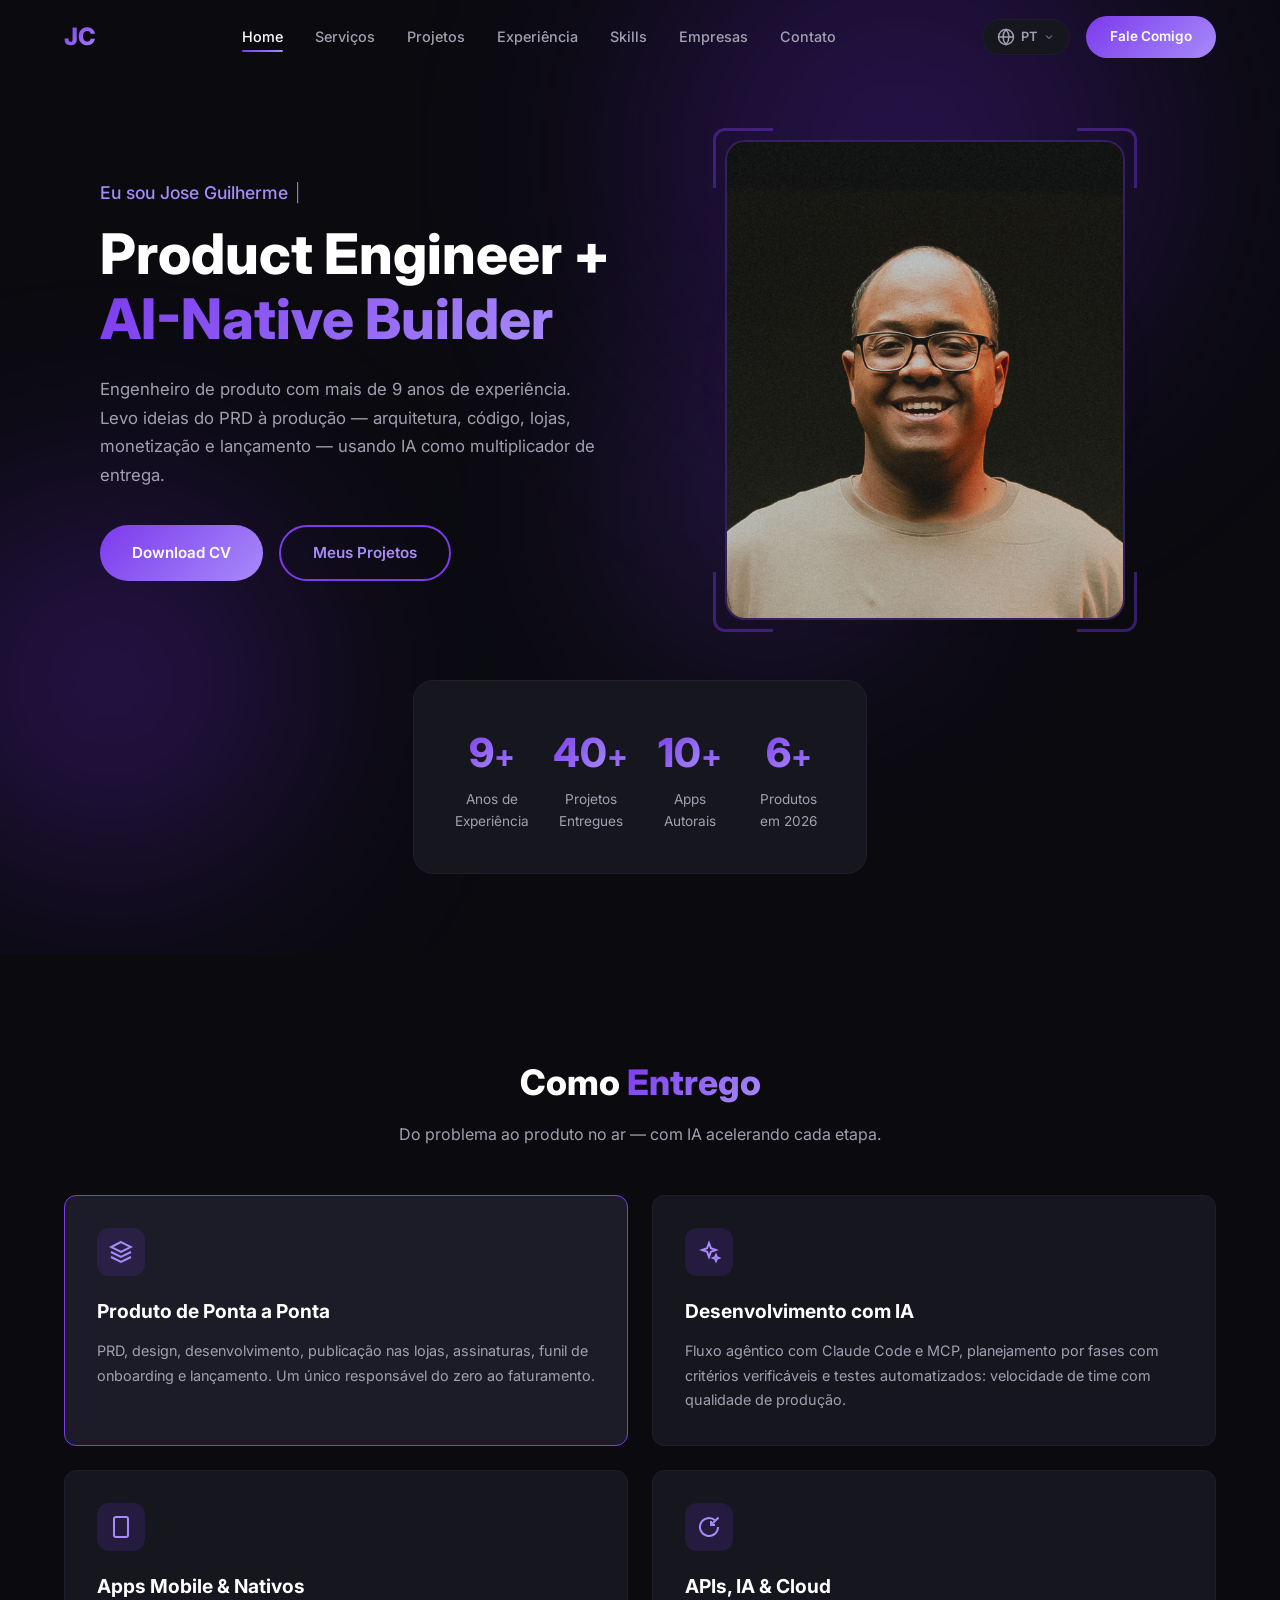
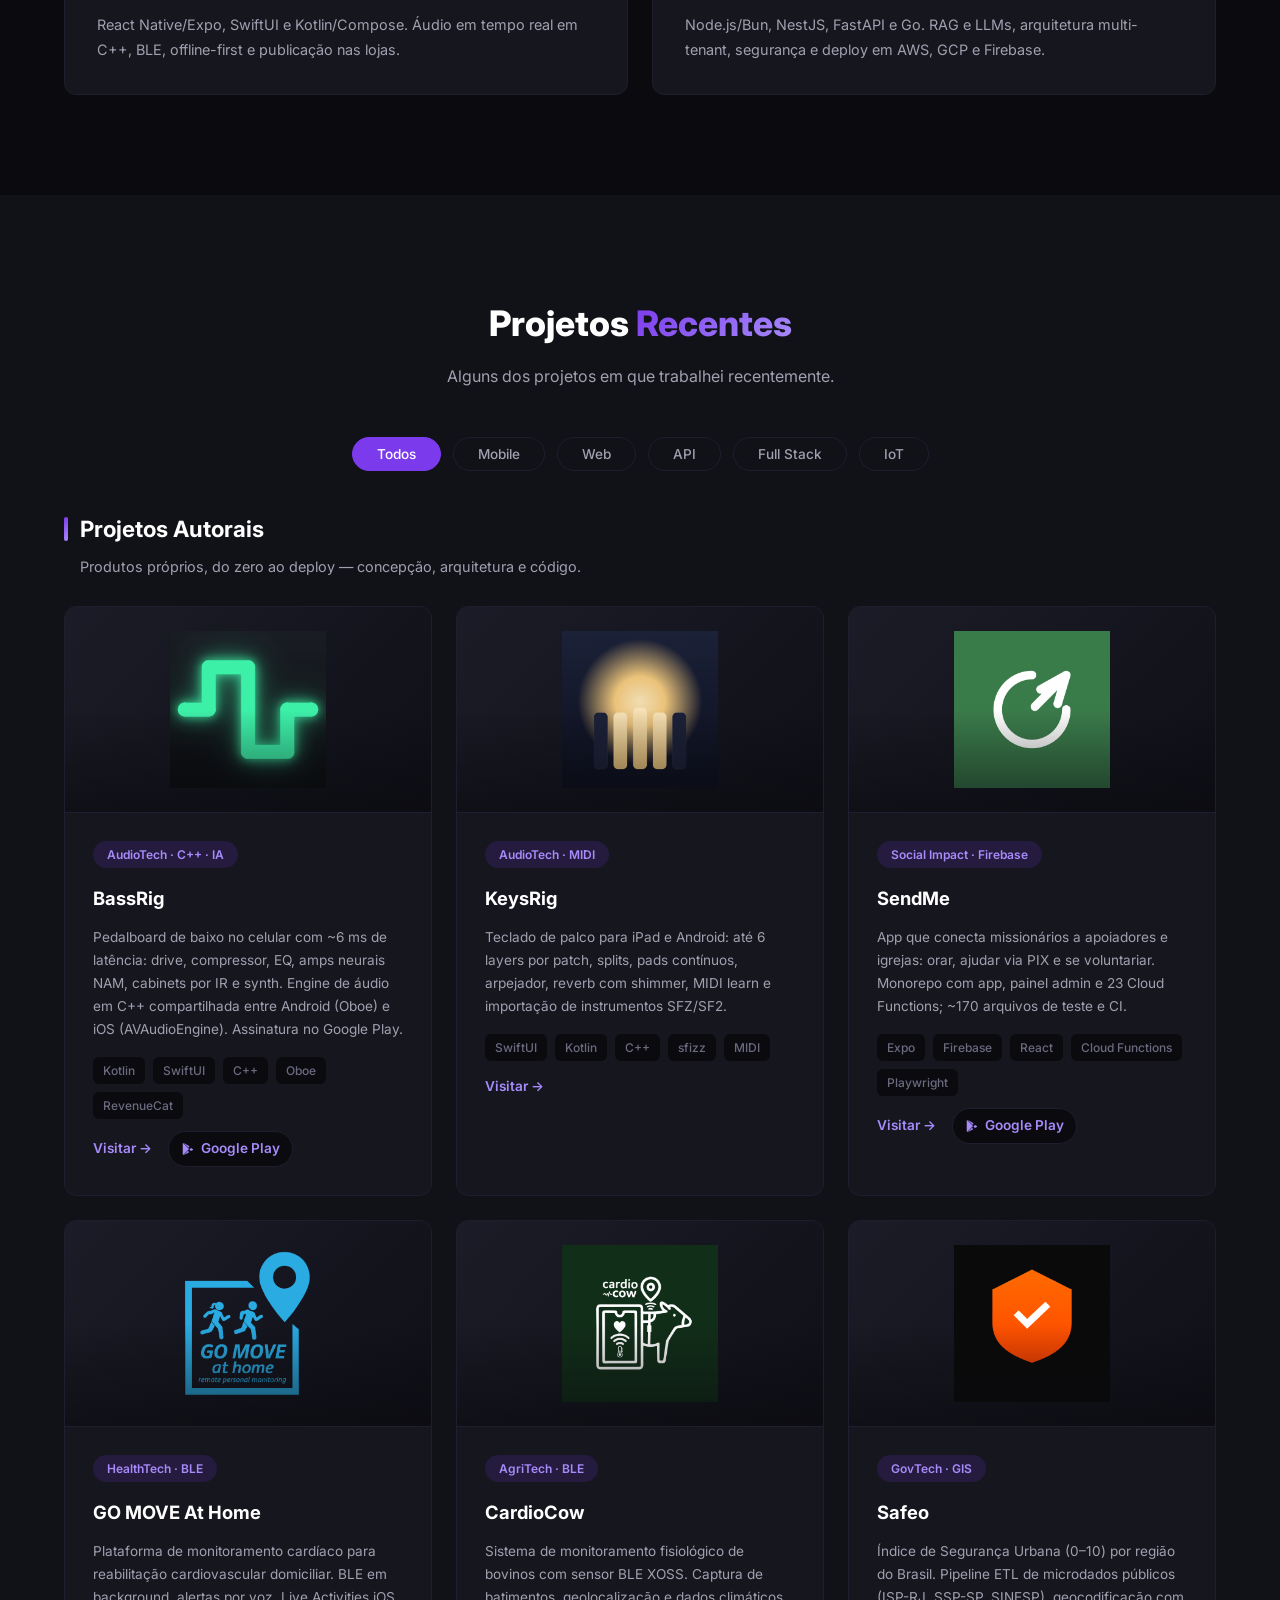
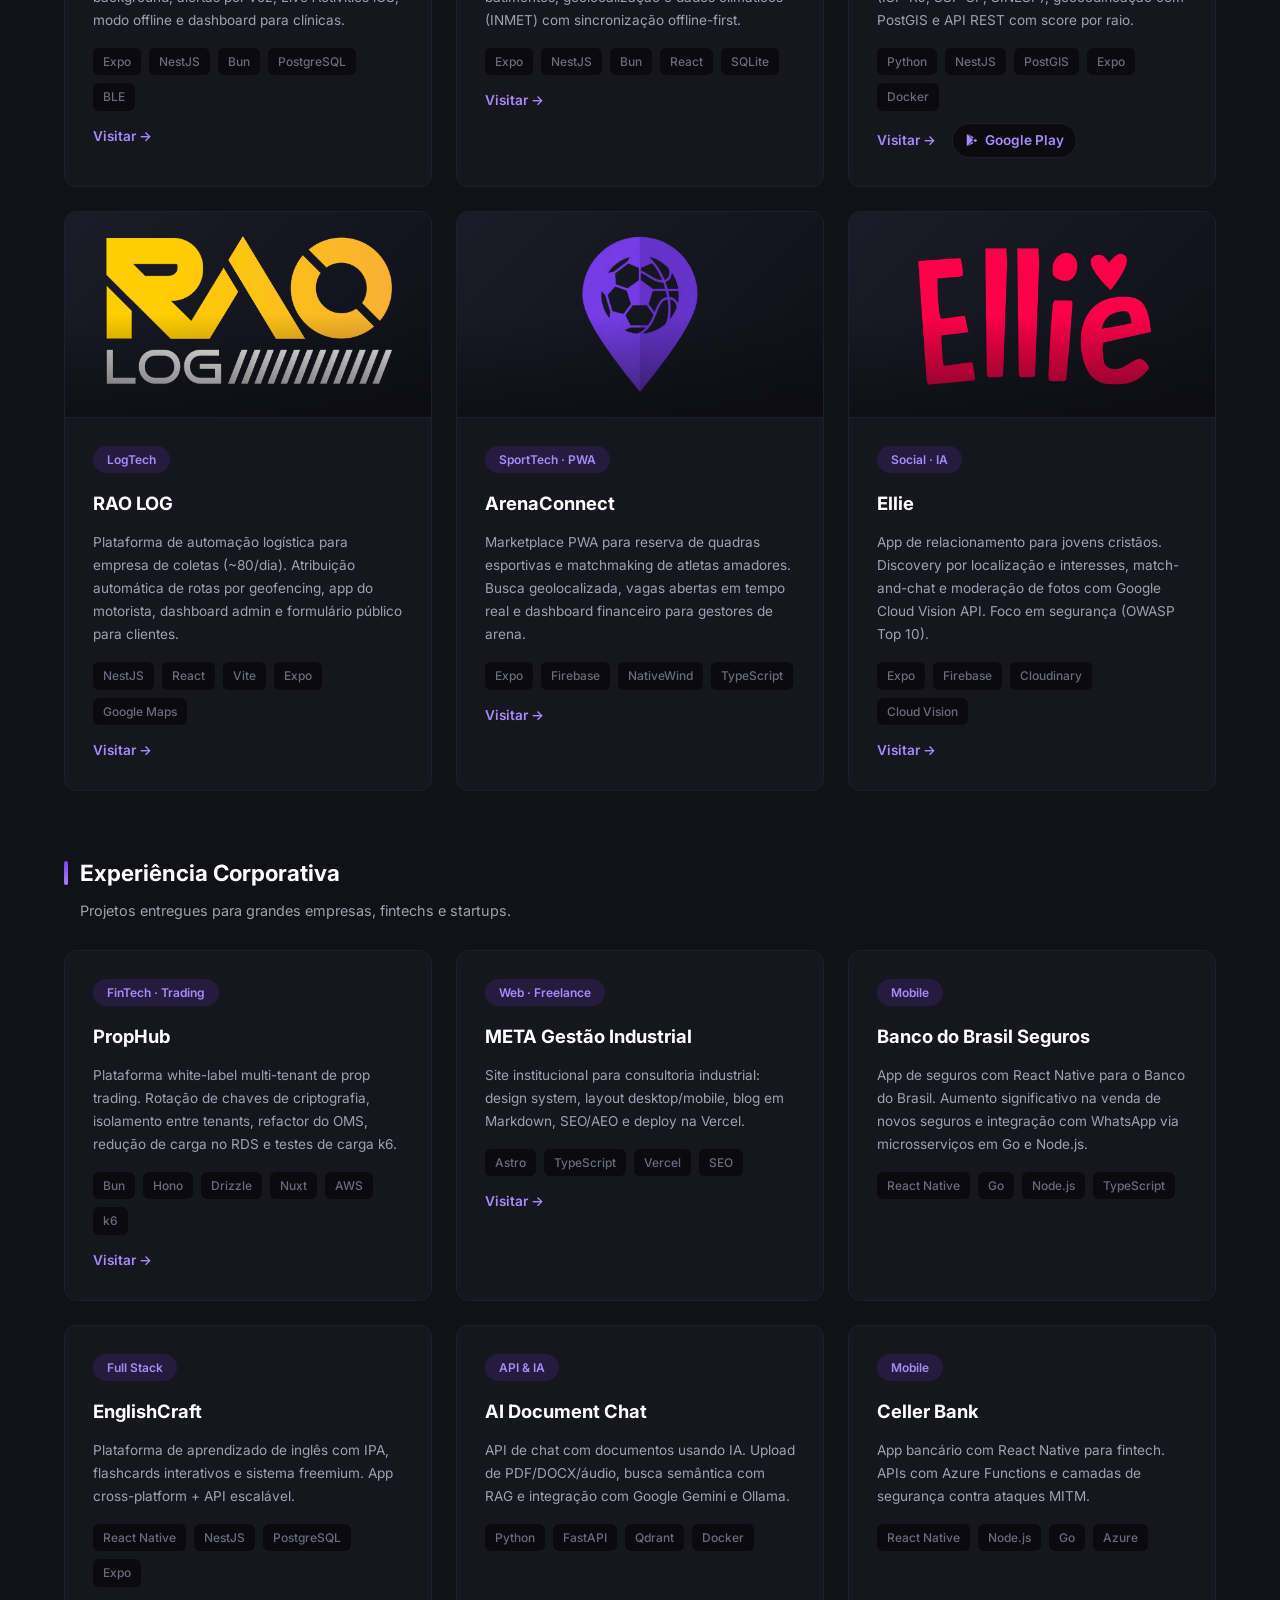
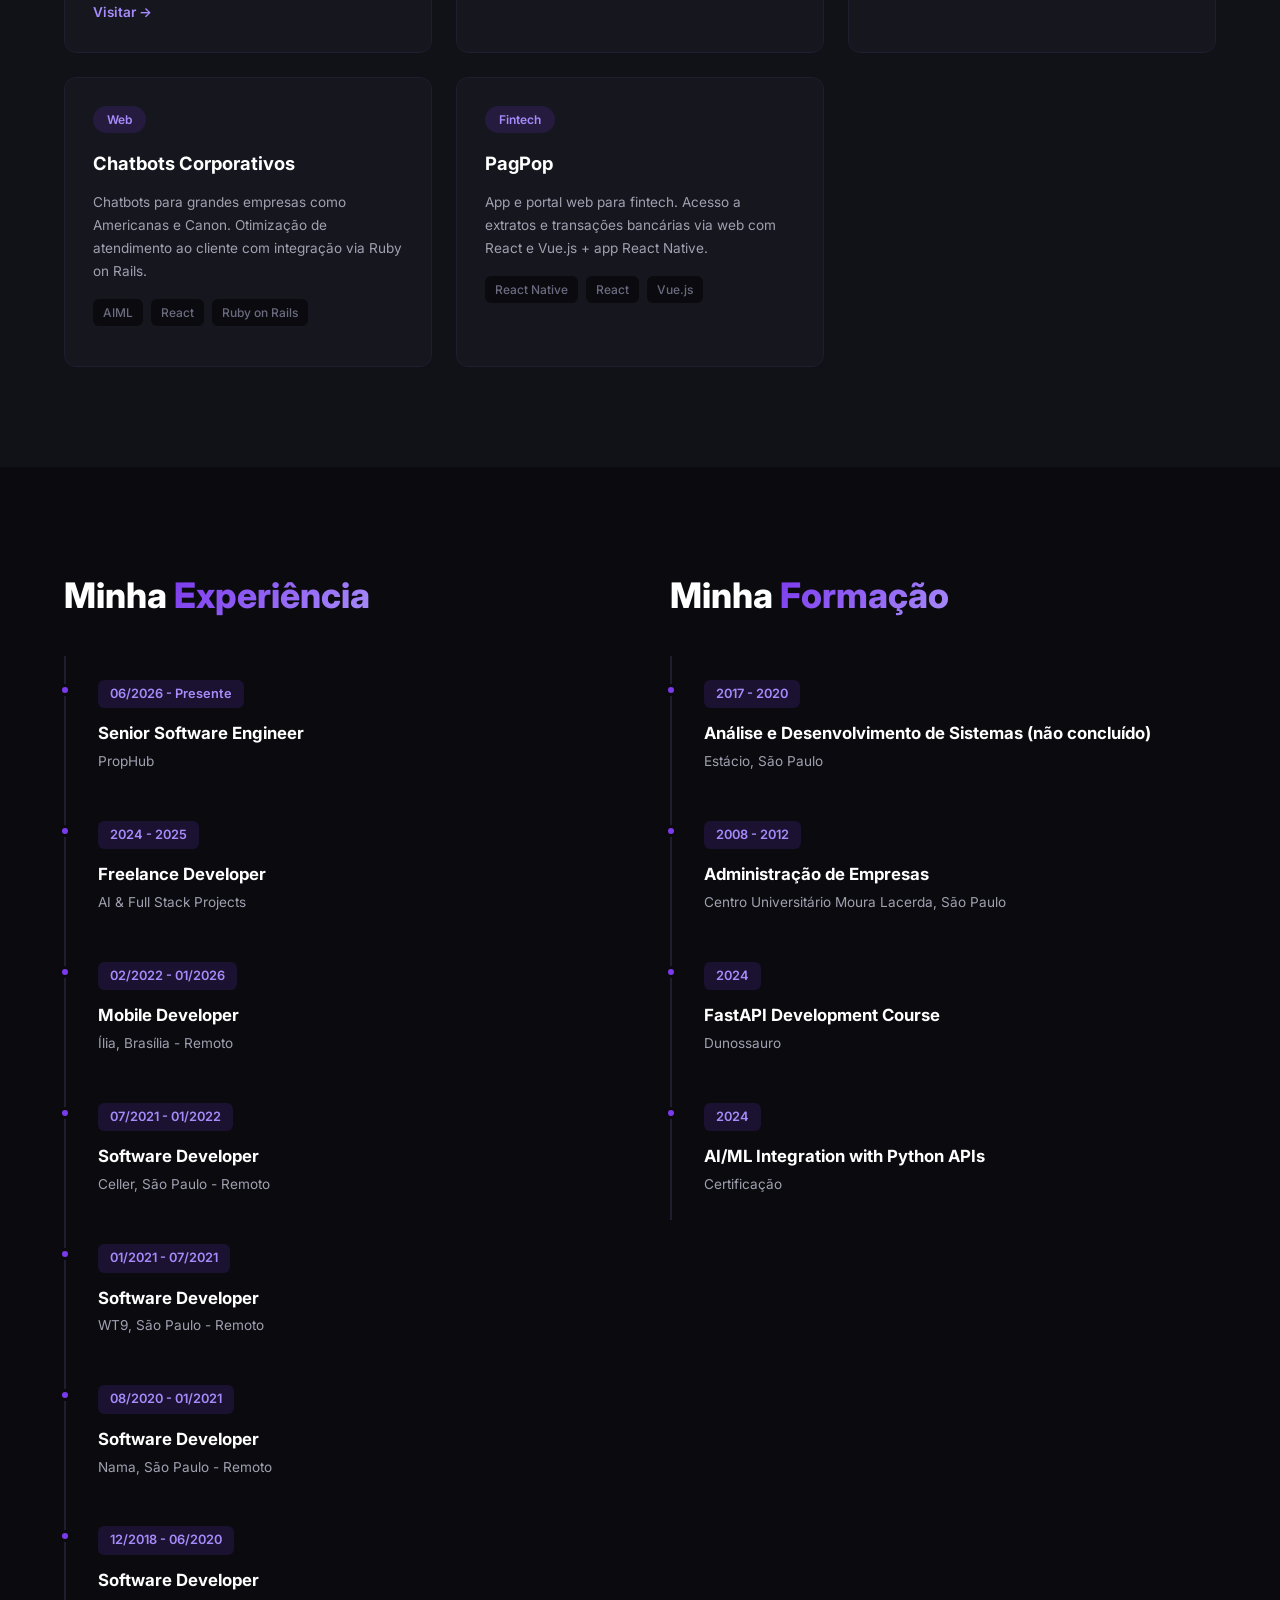
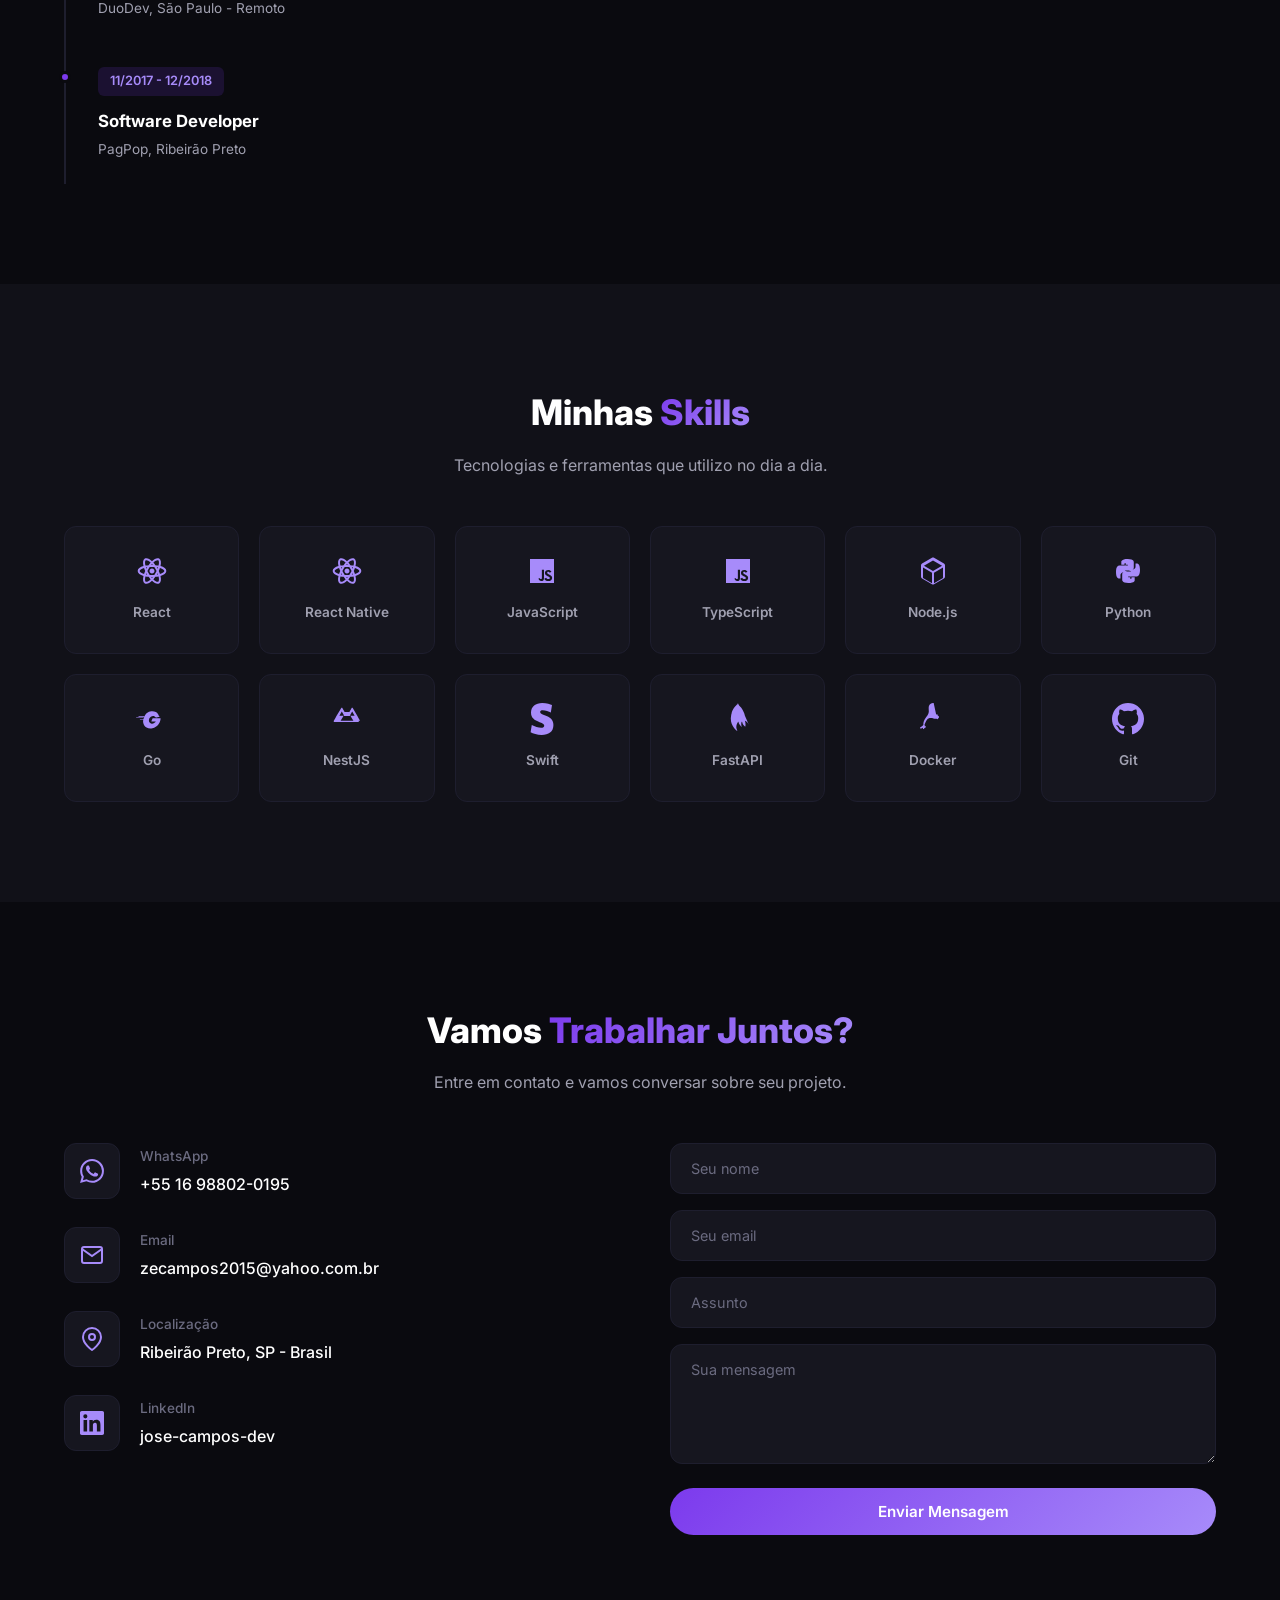
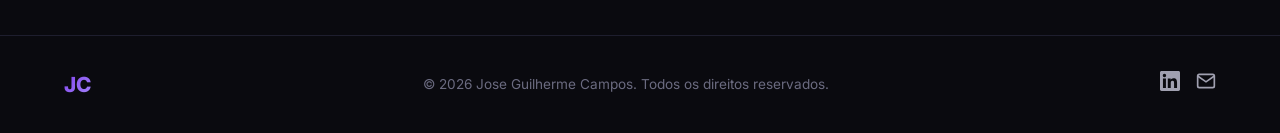
<file: index.html>
<!DOCTYPE html>
<html lang="pt-BR">
<head>
  <meta charset="UTF-8">
  <meta name="viewport" content="width=device-width, initial-scale=1.0">
  <title>Jose Guilherme Campos - Product Engineer</title>
  <meta name="description" content="Engenheiro de produto com mais de 9 anos de experiência. Do PRD à produção — mobile, web, APIs e IA — usando IA como multiplicador de entrega.">
  <link rel="preconnect" href="https://fonts.googleapis.com">
  <link rel="preconnect" href="https://fonts.gstatic.com" crossorigin>
  <link href="https://fonts.googleapis.com/css2?family=Inter:wght@400;500;600;700;800&display=swap" rel="stylesheet">
  <link rel="stylesheet" href="assets/css/style.css">
</head>
<body>
  <!-- Header -->
  <header class="header" id="header">
    <div class="container header__container">
      <a href="#" class="header__logo">JC</a>
      <nav class="header__nav" id="nav">
        <a href="#home" class="header__link active" data-i18n="nav.home">Home</a>
        <a href="#services" class="header__link" data-i18n="nav.services">Serviços</a>
        <a href="#works" class="header__link" data-i18n="nav.works">Projetos</a>
        <a href="#experience" class="header__link" data-i18n="nav.experience">Experiência</a>
        <a href="#skills" class="header__link">Skills</a>
        <a href="empresas.html" class="header__link" data-i18n="nav.business">Empresas</a>
        <a href="#contact" class="header__link" data-i18n="nav.contact">Contato</a>
      </nav>
      <div class="header__right">
        <!-- Language Switcher -->
        <div class="lang-switcher" id="lang-switcher">
          <button class="lang-switcher__btn" id="lang-btn" aria-label="Idioma">
            <svg width="18" height="18" viewBox="0 0 24 24" fill="none" stroke="currentColor" stroke-width="2"><circle cx="12" cy="12" r="10"/><line x1="2" y1="12" x2="22" y2="12"/><path d="M12 2a15.3 15.3 0 0 1 4 10 15.3 15.3 0 0 1-4 10 15.3 15.3 0 0 1-4-10 15.3 15.3 0 0 1 4-10z"/></svg>
            <span id="current-lang">PT</span>
            <svg width="12" height="12" viewBox="0 0 24 24" fill="none" stroke="currentColor" stroke-width="2"><polyline points="6 9 12 15 18 9"/></svg>
          </button>
          <div class="lang-switcher__dropdown" id="lang-dropdown">
            <button class="lang-switcher__option active" data-lang="pt">
              <span class="lang-switcher__flag">🇧🇷</span> Português
            </button>
            <button class="lang-switcher__option" data-lang="en">
              <span class="lang-switcher__flag">🇺🇸</span> English
            </button>
            <button class="lang-switcher__option" data-lang="es">
              <span class="lang-switcher__flag">🇪🇸</span> Español
            </button>
          </div>
        </div>
        <a href="#contact" class="btn btn--primary header__cta" data-i18n="nav.cta">Fale Comigo</a>
      </div>
      <button class="header__menu-btn" id="menu-btn" aria-label="Menu">
        <span></span><span></span><span></span>
      </button>
    </div>
  </header>

  <!-- Hero -->
  <section class="hero" id="home">
    <!-- Animated background blobs -->
    <div class="hero__bg">
      <div class="hero__blob hero__blob--1"></div>
      <div class="hero__blob hero__blob--2"></div>
      <div class="hero__blob hero__blob--3"></div>
    </div>

    <div class="container hero__container">
      <div class="hero__content">
        <p class="hero__greeting">
          <span class="hero__hi" id="hero-hi"></span>
          <span class="hero__cursor">|</span>
        </p>
        <h1 class="hero__title">Product Engineer +<br><span class="text-gradient">AI-Native Builder</span></h1>
        <p class="hero__description" data-i18n="hero.description">Engenheiro de produto com mais de 9 anos de experiência. Levo ideias do PRD à produção — arquitetura, código, lojas, monetização e lançamento — usando IA como multiplicador de entrega.</p>
        <div class="hero__actions">
          <a href="assets/cv_jose_campos.pdf" download class="btn btn--primary" data-i18n="hero.downloadCv" data-i18n-href="hero.cvHref">Download CV</a>
          <a href="#works" class="btn btn--outline" data-i18n="hero.myProjects">Meus Projetos</a>
        </div>
      </div>
      <div class="hero__image">
        <div class="hero__image-frame">
          <div class="hero__frame-corner hero__frame-corner--tl"></div>
          <div class="hero__frame-corner hero__frame-corner--tr"></div>
          <div class="hero__frame-corner hero__frame-corner--bl"></div>
          <div class="hero__frame-corner hero__frame-corner--br"></div>
          <div class="hero__image-wrapper">
            <img src="assets/img/profile.jpg" alt="Jose Guilherme Campos" loading="eager">
          </div>
        </div>
      </div>
    </div>

    <!-- Stats -->
    <div class="container" style="position:relative;z-index:1">
      <div class="stats">
        <div class="stats__item">
          <span class="stats__number" data-count="9">0</span><span class="stats__plus">+</span>
          <p class="stats__label" data-i18n="stats.experience">Anos de<br>Experiência</p>
        </div>
        <div class="stats__item">
          <span class="stats__number" data-count="40">0</span><span class="stats__plus">+</span>
          <p class="stats__label" data-i18n="stats.projects">Projetos<br>Entregues</p>
        </div>
        <div class="stats__item">
          <span class="stats__number" data-count="10">0</span><span class="stats__plus">+</span>
          <p class="stats__label" data-i18n="stats.personal">Apps<br>Autorais</p>
        </div>
        <div class="stats__item">
          <span class="stats__number" data-count="6">0</span><span class="stats__plus">+</span>
          <p class="stats__label" data-i18n="stats.products2026">Produtos<br>em 2026</p>
        </div>
      </div>
    </div>
  </section>

  <!-- Services -->
  <section class="section" id="services">
    <div class="container">
      <h2 class="section__title" data-i18n="services.title" data-i18n-html="true">Como <span class="text-gradient">Entrego</span></h2>
      <p class="section__subtitle" data-i18n="services.subtitle">Do problema ao produto no ar — com IA acelerando cada etapa.</p>

      <div class="services__grid">
        <div class="service-card service-card--active">
          <div class="service-card__icon">
            <svg width="24" height="24" viewBox="0 0 24 24" fill="none" stroke="currentColor" stroke-width="2"><path d="M12 2L2 7l10 5 10-5-10-5z"/><path d="M2 17l10 5 10-5"/><path d="M2 12l10 5 10-5"/></svg>
          </div>
          <h3 class="service-card__title" data-i18n="services.product.title">Produto de Ponta a Ponta</h3>
          <p class="service-card__text" data-i18n="services.product.text">PRD, design, desenvolvimento, publicação nas lojas, assinaturas, funil de onboarding e lançamento. Um único responsável do zero ao faturamento.</p>
        </div>
        <div class="service-card">
          <div class="service-card__icon">
            <svg width="24" height="24" viewBox="0 0 24 24" fill="none" stroke="currentColor" stroke-width="2"><path d="M12 3l1.9 5.1L19 10l-5.1 1.9L12 17l-1.9-5.1L5 10l5.1-1.9L12 3z"/><path d="M19 15l.9 2.1L22 18l-2.1.9L19 21l-.9-2.1L16 18l2.1-.9L19 15z"/></svg>
          </div>
          <h3 class="service-card__title" data-i18n="services.ai.title">Desenvolvimento com IA</h3>
          <p class="service-card__text" data-i18n="services.ai.text">Fluxo agêntico com Claude Code e MCP, planejamento por fases com critérios verificáveis e testes automatizados: velocidade de time com qualidade de produção.</p>
        </div>
        <div class="service-card">
          <div class="service-card__icon">
            <svg width="24" height="24" viewBox="0 0 24 24" fill="none" stroke="currentColor" stroke-width="2"><rect x="5" y="2" width="14" height="20" rx="2" ry="2"/><line x1="12" y1="18" x2="12.01" y2="18"/></svg>
          </div>
          <h3 class="service-card__title" data-i18n="services.mobile.title">Apps Mobile &amp; Nativos</h3>
          <p class="service-card__text" data-i18n="services.mobile.text">React Native/Expo, SwiftUI e Kotlin/Compose. Áudio em tempo real em C++, BLE, offline-first e publicação nas lojas.</p>
        </div>
        <div class="service-card">
          <div class="service-card__icon">
            <svg width="24" height="24" viewBox="0 0 24 24" fill="none" stroke="currentColor" stroke-width="2"><path d="M18 10h-4V6"/><path d="M14 10l7.5-7.5"/><path d="M21 12a9 9 0 1 1-3-6.7"/></svg>
          </div>
          <h3 class="service-card__title" data-i18n="services.api.title">APIs, IA &amp; Cloud</h3>
          <p class="service-card__text" data-i18n="services.api.text">Node.js/Bun, NestJS, FastAPI e Go. RAG e LLMs, arquitetura multi-tenant, segurança e deploy em AWS, GCP e Firebase.</p>
        </div>
      </div>
    </div>
  </section>

  <!-- Works -->
  <section class="section section--dark" id="works">
    <div class="container">
      <h2 class="section__title" data-i18n="works.title" data-i18n-html="true">Projetos <span class="text-gradient">Recentes</span></h2>
      <p class="section__subtitle" data-i18n="works.subtitle">Alguns dos projetos em que trabalhei recentemente.</p>

      <div class="works__filter">
        <button class="works__filter-btn active" data-filter="all" data-i18n="works.all">Todos</button>
        <button class="works__filter-btn" data-filter="mobile">Mobile</button>
        <button class="works__filter-btn" data-filter="web">Web</button>
        <button class="works__filter-btn" data-filter="api">API</button>
        <button class="works__filter-btn" data-filter="fullstack" data-i18n="works.fullstack">Full Stack</button>
        <button class="works__filter-btn" data-filter="iot">IoT</button>
      </div>

      <!-- Personal / Authored Projects -->
      <div class="works__group">
        <h3 class="works__group-title" data-i18n="works.personal.title">Projetos Autorais</h3>
        <p class="works__group-subtitle" data-i18n="works.personal.subtitle">Produtos próprios, do zero ao deploy — concepção, arquitetura e código.</p>

        <div class="works__grid">
          <div class="work-card" data-category="mobile">
            <div class="work-card__media">
              <img src="assets/img/projects/bassrig.png" alt="BassRig" loading="lazy">
            </div>
            <div class="work-card__content">
              <span class="work-card__tag">AudioTech · C++ · IA</span>
              <h3 class="work-card__title">BassRig</h3>
              <p class="work-card__text" data-i18n="works.bassrig.text">Pedalboard de baixo no celular com ~6 ms de latência: drive, compressor, EQ, amps neurais NAM, cabinets por IR e synth. Engine de áudio em C++ compartilhada entre Android (Oboe) e iOS (AVAudioEngine). Assinatura no Google Play.</p>
              <div class="work-card__tech">
                <span>Kotlin</span><span>SwiftUI</span><span>C++</span><span>Oboe</span><span>RevenueCat</span>
              </div>
              <div class="work-card__links">
                <a href="https://skyzeaudio.web.app" target="_blank" rel="noopener" class="work-card__link" data-i18n="works.visit">Visitar &rarr;</a>
                <a href="https://play.google.com/store/apps/details?id=com.bassrig" target="_blank" rel="noopener" class="work-card__link work-card__link--store">
                  <svg width="14" height="14" viewBox="0 0 24 24" fill="currentColor" aria-hidden="true"><path d="M3.609 1.814 13.792 12 3.61 22.186a.996.996 0 0 1-.61-.92V2.734c0-.382.232-.713.61-.92zm10.89 10.893L17.026 10.18l3.197 1.748a1 1 0 0 1 0 1.749l-3.196 1.748-2.527-2.527zm-1.494 1.493L4.41 22.91l9.486-5.184-1.49-2.526zM4.41 1.092 13.005 9.7l1.49-2.527L4.412 1.09z"/></svg>
                  Google Play
                </a>
              </div>
            </div>
          </div>

          <div class="work-card" data-category="mobile">
            <div class="work-card__media">
              <img src="assets/img/projects/keysrig.png" alt="KeysRig" loading="lazy">
            </div>
            <div class="work-card__content">
              <span class="work-card__tag">AudioTech · MIDI</span>
              <h3 class="work-card__title">KeysRig</h3>
              <p class="work-card__text" data-i18n="works.keysrig.text">Teclado de palco para iPad e Android: até 6 layers por patch, splits, pads contínuos, arpejador, reverb com shimmer, MIDI learn e importação de instrumentos SFZ/SF2.</p>
              <div class="work-card__tech">
                <span>SwiftUI</span><span>Kotlin</span><span>C++</span><span>sfizz</span><span>MIDI</span>
              </div>
              <a href="https://skyzeaudio.web.app" target="_blank" rel="noopener" class="work-card__link" data-i18n="works.visit">Visitar &rarr;</a>
            </div>
          </div>

          <div class="work-card" data-category="mobile web fullstack">
            <div class="work-card__media">
              <img src="assets/img/projects/sendme.png" alt="SendMe" loading="lazy">
            </div>
            <div class="work-card__content">
              <span class="work-card__tag">Social Impact · Firebase</span>
              <h3 class="work-card__title">SendMe</h3>
              <p class="work-card__text" data-i18n="works.sendme.text">App que conecta missionários a apoiadores e igrejas: orar, ajudar via PIX e se voluntariar. Monorepo com app, painel admin e 23 Cloud Functions; ~170 arquivos de teste e CI.</p>
              <div class="work-card__tech">
                <span>Expo</span><span>Firebase</span><span>React</span><span>Cloud Functions</span><span>Playwright</span>
              </div>
              <div class="work-card__links">
                <a href="https://sendme.app.br" target="_blank" rel="noopener" class="work-card__link" data-i18n="works.visit">Visitar &rarr;</a>
                <a href="https://play.google.com/store/apps/details?id=app.sendme" target="_blank" rel="noopener" class="work-card__link work-card__link--store">
                  <svg width="14" height="14" viewBox="0 0 24 24" fill="currentColor" aria-hidden="true"><path d="M3.609 1.814 13.792 12 3.61 22.186a.996.996 0 0 1-.61-.92V2.734c0-.382.232-.713.61-.92zm10.89 10.893L17.026 10.18l3.197 1.748a1 1 0 0 1 0 1.749l-3.196 1.748-2.527-2.527zm-1.494 1.493L4.41 22.91l9.486-5.184-1.49-2.526zM4.41 1.092 13.005 9.7l1.49-2.527L4.412 1.09z"/></svg>
                  Google Play
                </a>
              </div>
            </div>
          </div>

          <div class="work-card" data-category="mobile fullstack iot">
            <div class="work-card__media">
              <img src="assets/img/projects/gomoveathome.png" alt="GO MOVE At Home" loading="lazy">
            </div>
            <div class="work-card__content">
              <span class="work-card__tag">HealthTech · BLE</span>
              <h3 class="work-card__title">GO MOVE At Home</h3>
              <p class="work-card__text" data-i18n="works.gomove.text">Plataforma de monitoramento cardíaco para reabilitação cardiovascular domiciliar. BLE em background, alertas por voz, Live Activities iOS, modo offline e dashboard para clínicas.</p>
              <div class="work-card__tech">
                <span>Expo</span><span>NestJS</span><span>Bun</span><span>PostgreSQL</span><span>BLE</span>
              </div>
              <a href="https://gomoveathome.com" target="_blank" rel="noopener" class="work-card__link" data-i18n="works.visit">Visitar &rarr;</a>
            </div>
          </div>

          <div class="work-card" data-category="mobile fullstack iot">
            <div class="work-card__media">
              <img src="assets/img/projects/cardiocow.png" alt="CardioCow" loading="lazy">
            </div>
            <div class="work-card__content">
              <span class="work-card__tag">AgriTech · BLE</span>
              <h3 class="work-card__title">CardioCow</h3>
              <p class="work-card__text" data-i18n="works.cardiocow.text">Sistema de monitoramento fisiológico de bovinos com sensor BLE XOSS. Captura de batimentos, geolocalização e dados climáticos (INMET) com sincronização offline-first.</p>
              <div class="work-card__tech">
                <span>Expo</span><span>NestJS</span><span>Bun</span><span>React</span><span>SQLite</span>
              </div>
              <a href="https://cardiocow.app" target="_blank" rel="noopener" class="work-card__link" data-i18n="works.visit">Visitar &rarr;</a>
            </div>
          </div>

          <div class="work-card" data-category="api mobile fullstack">
            <div class="work-card__media">
              <img src="assets/img/projects/safeo.png" alt="Safeo" loading="lazy">
            </div>
            <div class="work-card__content">
              <span class="work-card__tag">GovTech · GIS</span>
              <h3 class="work-card__title">Safeo</h3>
              <p class="work-card__text" data-i18n="works.safeo.text">Índice de Segurança Urbana (0–10) por região do Brasil. Pipeline ETL de microdados públicos (ISP-RJ, SSP-SP, SINESP), geocodificação com PostGIS e API REST com score por raio.</p>
              <div class="work-card__tech">
                <span>Python</span><span>NestJS</span><span>PostGIS</span><span>Expo</span><span>Docker</span>
              </div>
              <div class="work-card__links">
                <a href="https://safeo.com.br" target="_blank" rel="noopener" class="work-card__link" data-i18n="works.visit">Visitar &rarr;</a>
                <a href="https://play.google.com/store/apps/details?id=br.com.safeo.app" target="_blank" rel="noopener" class="work-card__link work-card__link--store">
                  <svg width="14" height="14" viewBox="0 0 24 24" fill="currentColor" aria-hidden="true"><path d="M3.609 1.814 13.792 12 3.61 22.186a.996.996 0 0 1-.61-.92V2.734c0-.382.232-.713.61-.92zm10.89 10.893L17.026 10.18l3.197 1.748a1 1 0 0 1 0 1.749l-3.196 1.748-2.527-2.527zm-1.494 1.493L4.41 22.91l9.486-5.184-1.49-2.526zM4.41 1.092 13.005 9.7l1.49-2.527L4.412 1.09z"/></svg>
                  Google Play
                </a>
              </div>
            </div>
          </div>

          <div class="work-card" data-category="mobile web fullstack">
            <div class="work-card__media">
              <img src="assets/img/projects/raolog.png" alt="RAO LOG" loading="lazy">
            </div>
            <div class="work-card__content">
              <span class="work-card__tag">LogTech</span>
              <h3 class="work-card__title">RAO LOG</h3>
              <p class="work-card__text" data-i18n="works.raolog.text">Plataforma de automação logística para empresa de coletas (~80/dia). Atribuição automática de rotas por geofencing, app do motorista, dashboard admin e formulário público para clientes.</p>
              <div class="work-card__tech">
                <span>NestJS</span><span>React</span><span>Vite</span><span>Expo</span><span>Google Maps</span>
              </div>
              <a href="https://raolog.com.br" target="_blank" rel="noopener" class="work-card__link" data-i18n="works.visit">Visitar &rarr;</a>
            </div>
          </div>

          <div class="work-card" data-category="mobile web fullstack">
            <div class="work-card__media">
              <img src="assets/img/projects/arenaconnect.png" alt="ArenaConnect" loading="lazy">
            </div>
            <div class="work-card__content">
              <span class="work-card__tag">SportTech · PWA</span>
              <h3 class="work-card__title">ArenaConnect</h3>
              <p class="work-card__text" data-i18n="works.arenaconnect.text">Marketplace PWA para reserva de quadras esportivas e matchmaking de atletas amadores. Busca geolocalizada, vagas abertas em tempo real e dashboard financeiro para gestores de arena.</p>
              <div class="work-card__tech">
                <span>Expo</span><span>Firebase</span><span>NativeWind</span><span>TypeScript</span>
              </div>
              <a href="https://arenaconnect.app" target="_blank" rel="noopener" class="work-card__link" data-i18n="works.visit">Visitar &rarr;</a>
            </div>
          </div>

          <div class="work-card" data-category="mobile web fullstack">
            <div class="work-card__media">
              <img src="assets/img/projects/ellie.png" alt="Ellie" loading="lazy">
            </div>
            <div class="work-card__content">
              <span class="work-card__tag">Social · IA</span>
              <h3 class="work-card__title">Ellie</h3>
              <p class="work-card__text" data-i18n="works.ellie.text">App de relacionamento para jovens cristãos. Discovery por localização e interesses, match-and-chat e moderação de fotos com Google Cloud Vision API. Foco em segurança (OWASP Top 10).</p>
              <div class="work-card__tech">
                <span>Expo</span><span>Firebase</span><span>Cloudinary</span><span>Cloud Vision</span>
              </div>
              <a href="https://ellieapp.com.br" target="_blank" rel="noopener" class="work-card__link" data-i18n="works.visit">Visitar &rarr;</a>
            </div>
          </div>
        </div>
      </div>

      <!-- Corporate / Professional Experience -->
      <div class="works__group">
        <h3 class="works__group-title" data-i18n="works.corporate.title">Experiência Corporativa</h3>
        <p class="works__group-subtitle" data-i18n="works.corporate.subtitle">Projetos entregues para grandes empresas, fintechs e startups.</p>

        <div class="works__grid">
          <div class="work-card" data-category="web api fullstack">
            <div class="work-card__content">
              <span class="work-card__tag">FinTech · Trading</span>
              <h3 class="work-card__title">PropHub</h3>
              <p class="work-card__text" data-i18n="works.prophub.text">Plataforma white-label multi-tenant de prop trading. Rotação de chaves de criptografia, isolamento entre tenants, refactor do OMS, redução de carga no RDS e testes de carga k6.</p>
              <div class="work-card__tech">
                <span>Bun</span><span>Hono</span><span>Drizzle</span><span>Nuxt</span><span>AWS</span><span>k6</span>
              </div>
              <a href="https://prophub.tech" target="_blank" rel="noopener" class="work-card__link" data-i18n="works.visit">Visitar &rarr;</a>
            </div>
          </div>

          <div class="work-card" data-category="web">
            <div class="work-card__content">
              <span class="work-card__tag" data-i18n="works.meta.tag">Web · Freelance</span>
              <h3 class="work-card__title">META Gestão Industrial</h3>
              <p class="work-card__text" data-i18n="works.meta.text">Site institucional para consultoria industrial: design system, layout desktop/mobile, blog em Markdown, SEO/AEO e deploy na Vercel.</p>
              <div class="work-card__tech">
                <span>Astro</span><span>TypeScript</span><span>Vercel</span><span>SEO</span>
              </div>
              <a href="https://www.metagestaoindustrial.com.br" target="_blank" rel="noopener" class="work-card__link" data-i18n="works.visit">Visitar &rarr;</a>
            </div>
          </div>

          <div class="work-card" data-category="mobile">
            <div class="work-card__content">
              <span class="work-card__tag">Mobile</span>
              <h3 class="work-card__title">Banco do Brasil Seguros</h3>
              <p class="work-card__text" data-i18n="works.bb.text">App de seguros com React Native para o Banco do Brasil. Aumento significativo na venda de novos seguros e integração com WhatsApp via microsserviços em Go e Node.js.</p>
              <div class="work-card__tech">
                <span>React Native</span><span>Go</span><span>Node.js</span><span>TypeScript</span>
              </div>
            </div>
          </div>

          <div class="work-card" data-category="web api fullstack">
            <div class="work-card__content">
              <span class="work-card__tag">Full Stack</span>
              <h3 class="work-card__title">EnglishCraft</h3>
              <p class="work-card__text" data-i18n="works.englishcraft.text">Plataforma de aprendizado de inglês com IPA, flashcards interativos e sistema freemium. App cross-platform + API escalável.</p>
              <div class="work-card__tech">
                <span>React Native</span><span>NestJS</span><span>PostgreSQL</span><span>Expo</span>
              </div>
              <a href="https://englishcraft.pro" target="_blank" rel="noopener" class="work-card__link" data-i18n="works.visit">Visitar &rarr;</a>
            </div>
          </div>

          <div class="work-card" data-category="api">
            <div class="work-card__content">
              <span class="work-card__tag">API & IA</span>
              <h3 class="work-card__title">AI Document Chat</h3>
              <p class="work-card__text" data-i18n="works.aichat.text">API de chat com documentos usando IA. Upload de PDF/DOCX/áudio, busca semântica com RAG e integração com Google Gemini e Ollama.</p>
              <div class="work-card__tech">
                <span>Python</span><span>FastAPI</span><span>Qdrant</span><span>Docker</span>
              </div>
            </div>
          </div>

          <div class="work-card" data-category="mobile">
            <div class="work-card__content">
              <span class="work-card__tag">Mobile</span>
              <h3 class="work-card__title">Celler Bank</h3>
              <p class="work-card__text" data-i18n="works.celler.text">App bancário com React Native para fintech. APIs com Azure Functions e camadas de segurança contra ataques MITM.</p>
              <div class="work-card__tech">
                <span>React Native</span><span>Node.js</span><span>Go</span><span>Azure</span>
              </div>
            </div>
          </div>

          <div class="work-card" data-category="web">
            <div class="work-card__content">
              <span class="work-card__tag">Web</span>
              <h3 class="work-card__title" data-i18n="works.chatbots.title">Chatbots Corporativos</h3>
              <p class="work-card__text" data-i18n="works.chatbots.text">Chatbots para grandes empresas como Americanas e Canon. Otimização de atendimento ao cliente com integração via Ruby on Rails.</p>
              <div class="work-card__tech">
                <span>AIML</span><span>React</span><span>Ruby on Rails</span>
              </div>
            </div>
          </div>

          <div class="work-card" data-category="mobile web fullstack">
            <div class="work-card__content">
              <span class="work-card__tag">Fintech</span>
              <h3 class="work-card__title">PagPop</h3>
              <p class="work-card__text" data-i18n="works.pagpop.text">App e portal web para fintech. Acesso a extratos e transações bancárias via web com React e Vue.js + app React Native.</p>
              <div class="work-card__tech">
                <span>React Native</span><span>React</span><span>Vue.js</span>
              </div>
            </div>
          </div>
        </div>
      </div>
    </div>
  </section>

  <!-- Experience & Education -->
  <section class="section" id="experience">
    <div class="container">
      <div class="timeline__grid">
        <div>
          <h2 class="section__title section__title--left" data-i18n="experience.title" data-i18n-html="true">Minha <span class="text-gradient">Experiência</span></h2>
          <div class="timeline">
            <div class="timeline__item">
              <span class="timeline__date" data-i18n="experience.prophub.date">06/2026 - Presente</span>
              <h3 class="timeline__title">Senior Software Engineer</h3>
              <p class="timeline__company">PropHub</p>
            </div>
            <div class="timeline__item">
              <span class="timeline__date" data-i18n="experience.freelance.date">2024 - 2025</span>
              <h3 class="timeline__title">Freelance Developer</h3>
              <p class="timeline__company">AI & Full Stack Projects</p>
            </div>
            <div class="timeline__item">
              <span class="timeline__date">02/2022 - 01/2026</span>
              <h3 class="timeline__title">Mobile Developer</h3>
              <p class="timeline__company" data-i18n="experience.ilia.company">Ília, Brasília - Remoto</p>
            </div>
            <div class="timeline__item">
              <span class="timeline__date">07/2021 - 01/2022</span>
              <h3 class="timeline__title">Software Developer</h3>
              <p class="timeline__company" data-i18n="experience.celler.company">Celler, São Paulo - Remoto</p>
            </div>
            <div class="timeline__item">
              <span class="timeline__date">01/2021 - 07/2021</span>
              <h3 class="timeline__title">Software Developer</h3>
              <p class="timeline__company" data-i18n="experience.wt9.company">WT9, São Paulo - Remoto</p>
            </div>
            <div class="timeline__item">
              <span class="timeline__date">08/2020 - 01/2021</span>
              <h3 class="timeline__title">Software Developer</h3>
              <p class="timeline__company" data-i18n="experience.nama.company">Nama, São Paulo - Remoto</p>
            </div>
            <div class="timeline__item">
              <span class="timeline__date">12/2018 - 06/2020</span>
              <h3 class="timeline__title">Software Developer</h3>
              <p class="timeline__company" data-i18n="experience.duodev.company">DuoDev, São Paulo - Remoto</p>
            </div>
            <div class="timeline__item">
              <span class="timeline__date">11/2017 - 12/2018</span>
              <h3 class="timeline__title">Software Developer</h3>
              <p class="timeline__company">PagPop, Ribeirão Preto</p>
            </div>
          </div>
        </div>

        <div>
          <h2 class="section__title section__title--left" data-i18n="education.title" data-i18n-html="true">Minha <span class="text-gradient">Formação</span></h2>
          <div class="timeline">
            <div class="timeline__item">
              <span class="timeline__date">2017 - 2020</span>
              <h3 class="timeline__title" data-i18n="education.ads">Análise e Desenvolvimento de Sistemas (não concluído)</h3>
              <p class="timeline__company">Estácio, São Paulo</p>
            </div>
            <div class="timeline__item">
              <span class="timeline__date">2008 - 2012</span>
              <h3 class="timeline__title" data-i18n="education.admin">Administração de Empresas</h3>
              <p class="timeline__company">Centro Universitário Moura Lacerda, São Paulo</p>
            </div>
            <div class="timeline__item">
              <span class="timeline__date">2024</span>
              <h3 class="timeline__title">FastAPI Development Course</h3>
              <p class="timeline__company">Dunossauro</p>
            </div>
            <div class="timeline__item">
              <span class="timeline__date">2024</span>
              <h3 class="timeline__title">AI/ML Integration with Python APIs</h3>
              <p class="timeline__company" data-i18n="education.certification">Certificação</p>
            </div>
          </div>
        </div>
      </div>
    </div>
  </section>

  <!-- Skills -->
  <section class="section section--dark" id="skills">
    <div class="container">
      <h2 class="section__title" data-i18n="skills.title" data-i18n-html="true">Minhas <span class="text-gradient">Skills</span></h2>
      <p class="section__subtitle" data-i18n="skills.subtitle">Tecnologias e ferramentas que utilizo no dia a dia.</p>

      <div class="skills__grid">
        <div class="skill-card">
          <div class="skill-card__icon">
            <svg viewBox="0 0 24 24" width="32" height="32" fill="currentColor"><path d="M12 10.11c1.03 0 1.87.84 1.87 1.89 0 1-.84 1.85-1.87 1.85S10.13 13 10.13 12c0-1.05.84-1.89 1.87-1.89M7.37 20c.63.38 2.01-.2 3.6-1.7-.52-.59-1.03-1.23-1.51-1.9a22.7 22.7 0 0 1-2.4-.36c-.51 2.14-.32 3.61.31 3.96m.71-5.74-.29-.51c-.11.29-.22.58-.29.86.27.06.57.11.88.16l-.3-.51m6.54-.76.81-1.5-.81-1.5c-.3-.53-.62-1-.91-1.47C13.17 9 12.6 9 12 9c-.6 0-1.17 0-1.71.03-.29.47-.61.94-.91 1.47L8.57 12l.81 1.5c.3.53.62 1 .91 1.47.54.03 1.11.03 1.71.03.6 0 1.17 0 1.71-.03.29-.47.61-.94.91-1.47M12 6.78c-.19.22-.39.45-.59.72h1.18c-.2-.27-.4-.5-.59-.72m0 10.44c.19-.22.39-.45.59-.72h-1.18c.2.27.4.5.59.72M16.62 4c-.62-.38-2 .2-3.59 1.7.52.59 1.03 1.23 1.51 1.9.82.08 1.63.2 2.4.36.51-2.14.32-3.61-.32-3.96m-.7 5.74.29.51c.11-.29.22-.58.29-.86-.27-.06-.57-.11-.88-.16l.3.51m1.45-7.05c1.47.84 1.63 3.05 1.01 5.63 2.54.75 4.37 1.99 4.37 3.68 0 1.69-1.83 2.93-4.37 3.68.62 2.58.46 4.79-1.01 5.63-1.46.84-3.45-.12-5.37-1.95-1.92 1.83-3.91 2.79-5.38 1.95-1.46-.84-1.62-3.05-1-5.63-2.54-.75-4.37-1.99-4.37-3.68 0-1.69 1.83-2.93 4.37-3.68-.62-2.58-.46-4.79 1-5.63 1.47-.84 3.46.12 5.38 1.95 1.92-1.83 3.91-2.79 5.37-1.95M17.08 12c.34.75.64 1.5.89 2.26 2.1-.63 3.28-1.53 3.28-2.26 0-.73-1.18-1.63-3.28-2.26-.25.76-.55 1.51-.89 2.26M6.92 12c-.34-.75-.64-1.5-.89-2.26-2.1.63-3.28 1.53-3.28 2.26 0 .73 1.18 1.63 3.28 2.26.25-.76.55-1.51.89-2.26m9 2.26-.3.51c.31-.05.61-.1.88-.16-.07-.28-.18-.57-.29-.86l-.29.51m-2.89 4.04c1.59 1.5 2.97 2.08 3.59 1.7.64-.35.83-1.82.32-3.96-.77.16-1.58.28-2.4.36-.48.67-.99 1.31-1.51 1.9M8.08 9.74l.3-.51c-.31.05-.61.1-.88.16.07.28.18.57.29.86l.29-.51m2.89-4.04C9.38 4.2 8 3.62 7.37 4c-.63.35-.82 1.82-.31 3.96a22.7 22.7 0 0 0 2.4-.36c.48-.67.99-1.31 1.51-1.9z"/></svg>
          </div>
          <span class="skill-card__name">React</span>
        </div>
        <div class="skill-card">
          <div class="skill-card__icon">
            <svg viewBox="0 0 24 24" width="32" height="32" fill="currentColor"><path d="M12 10.11c1.03 0 1.87.84 1.87 1.89 0 1-.84 1.85-1.87 1.85S10.13 13 10.13 12c0-1.05.84-1.89 1.87-1.89M7.37 20c.63.38 2.01-.2 3.6-1.7-.52-.59-1.03-1.23-1.51-1.9a22.7 22.7 0 0 1-2.4-.36c-.51 2.14-.32 3.61.31 3.96m.71-5.74-.29-.51c-.11.29-.22.58-.29.86.27.06.57.11.88.16l-.3-.51m6.54-.76.81-1.5-.81-1.5c-.3-.53-.62-1-.91-1.47C13.17 9 12.6 9 12 9c-.6 0-1.17 0-1.71.03-.29.47-.61.94-.91 1.47L8.57 12l.81 1.5c.3.53.62 1 .91 1.47.54.03 1.11.03 1.71.03.6 0 1.17 0 1.71-.03.29-.47.61-.94.91-1.47M12 6.78c-.19.22-.39.45-.59.72h1.18c-.2-.27-.4-.5-.59-.72m0 10.44c.19-.22.39-.45.59-.72h-1.18c.2.27.4.5.59.72M16.62 4c-.62-.38-2 .2-3.59 1.7.52.59 1.03 1.23 1.51 1.9.82.08 1.63.2 2.4.36.51-2.14.32-3.61-.32-3.96m-.7 5.74.29.51c.11-.29.22-.58.29-.86-.27-.06-.57-.11-.88-.16l.3.51m1.45-7.05c1.47.84 1.63 3.05 1.01 5.63 2.54.75 4.37 1.99 4.37 3.68 0 1.69-1.83 2.93-4.37 3.68.62 2.58.46 4.79-1.01 5.63-1.46.84-3.45-.12-5.37-1.95-1.92 1.83-3.91 2.79-5.38 1.95-1.46-.84-1.62-3.05-1-5.63-2.54-.75-4.37-1.99-4.37-3.68 0-1.69 1.83-2.93 4.37-3.68-.62-2.58-.46-4.79 1-5.63 1.47-.84 3.46.12 5.38 1.95 1.92-1.83 3.91-2.79 5.37-1.95M17.08 12c.34.75.64 1.5.89 2.26 2.1-.63 3.28-1.53 3.28-2.26 0-.73-1.18-1.63-3.28-2.26-.25.76-.55 1.51-.89 2.26M6.92 12c-.34-.75-.64-1.5-.89-2.26-2.1.63-3.28 1.53-3.28 2.26 0 .73 1.18 1.63 3.28 2.26.25-.76.55-1.51.89-2.26m9 2.26-.3.51c.31-.05.61-.1.88-.16-.07-.28-.18-.57-.29-.86l-.29.51m-2.89 4.04c1.59 1.5 2.97 2.08 3.59 1.7.64-.35.83-1.82.32-3.96-.77.16-1.58.28-2.4.36-.48.67-.99 1.31-1.51 1.9M8.08 9.74l.3-.51c-.31.05-.61.1-.88.16.07.28.18.57.29.86l.29-.51m2.89-4.04C9.38 4.2 8 3.62 7.37 4c-.63.35-.82 1.82-.31 3.96a22.7 22.7 0 0 0 2.4-.36c.48-.67.99-1.31 1.51-1.9z"/></svg>
          </div>
          <span class="skill-card__name">React Native</span>
        </div>
        <div class="skill-card">
          <div class="skill-card__icon">
            <svg viewBox="0 0 24 24" width="32" height="32" fill="currentColor"><path d="M3 3h18v18H3V3m10.71 14.86c.5.98 1.51 1.73 3.09 1.73 1.6 0 2.8-.83 2.8-2.36 0-1.41-.81-2.04-2.25-2.66l-.42-.18c-.73-.31-1.04-.52-1.04-1.02 0-.41.31-.73.81-.73.48 0 .8.21 1.09.73l1.31-.87c-.55-.96-1.33-1.33-2.4-1.33-1.51 0-2.48.96-2.48 2.23 0 1.38.81 2.03 2.03 2.55l.42.18c.78.34 1.24.55 1.24 1.13 0 .48-.45.83-1.15.83-.83 0-1.31-.43-1.67-1.03l-1.38.8M9.33 17.86c.37.74.98 1.73 2.15 1.73 1.24 0 2.02-.77 2.02-2.4V11.1H11.9v6.07c0 .74-.32.88-.63.88-.62 0-.88-.54-1.05-.89l-1.38.8-.01-.1z"/></svg>
          </div>
          <span class="skill-card__name">JavaScript</span>
        </div>
        <div class="skill-card">
          <div class="skill-card__icon">
            <svg viewBox="0 0 24 24" width="32" height="32" fill="currentColor"><path d="M3 3h18v18H3V3m10.71 14.86c.5.98 1.51 1.73 3.09 1.73 1.6 0 2.8-.83 2.8-2.36 0-1.41-.81-2.04-2.25-2.66l-.42-.18c-.73-.31-1.04-.52-1.04-1.02 0-.41.31-.73.81-.73.48 0 .8.21 1.09.73l1.31-.87c-.55-.96-1.33-1.33-2.4-1.33-1.51 0-2.48.96-2.48 2.23 0 1.38.81 2.03 2.03 2.55l.42.18c.78.34 1.24.55 1.24 1.13 0 .48-.45.83-1.15.83-.83 0-1.31-.43-1.67-1.03l-1.38.8M9.33 17.86c.37.74.98 1.73 2.15 1.73 1.24 0 2.02-.77 2.02-2.4V11.1H11.9v6.07c0 .74-.32.88-.63.88-.62 0-.88-.54-1.05-.89l-1.38.8-.01-.1z"/></svg>
          </div>
          <span class="skill-card__name">TypeScript</span>
        </div>
        <div class="skill-card">
          <div class="skill-card__icon">
            <svg viewBox="0 0 24 24" width="32" height="32" fill="currentColor"><path d="M12 1.85c-.27 0-.55.07-.78.2L3.78 6.35C3.3 6.63 3 7.15 3 7.71v8.58c0 .56.3 1.08.78 1.36l7.44 4.3c.23.13.5.2.78.2.27 0 .55-.07.78-.2l7.44-4.3c.48-.28.78-.8.78-1.36V7.71c0-.56-.3-1.08-.78-1.36l-7.44-4.3c-.23-.13-.5-.2-.78-.2M12 4.07l6.78 3.93L12 11.93 5.22 8l6.78-3.93M4.5 9.42l6.75 3.9v7.78l-6.75-3.9V9.42m15 0v7.78l-6.75 3.9v-7.78l6.75-3.9z"/></svg>
          </div>
          <span class="skill-card__name">Node.js</span>
        </div>
        <div class="skill-card">
          <div class="skill-card__icon">
            <svg viewBox="0 0 24 24" width="32" height="32" fill="currentColor"><path d="M9.585 11.692h4.328s2.432.039 2.432-2.35V5.391S16.714 3 11.766 3C6.818 3 6.976 5.109 6.976 5.109l.006 2.183h4.882v.655H5.406S3 7.717 3 12.77s2.1 4.867 2.1 4.867h1.252v-2.342s-.067-2.1 2.07-2.1h3.56m-2.117-5.588a.68.68 0 1 1 0-1.36.68.68 0 0 1 0 1.36z"/><path d="M14.415 12.308h-4.328s-2.432-.039-2.432 2.35v3.951S7.286 21 12.234 21c4.948 0 4.79-2.109 4.79-2.109l-.006-2.183h-4.882v-.655h6.458S21 16.283 21 11.23s-2.1-4.867-2.1-4.867h-1.252v2.342s.067 2.1-2.07 2.1h-3.56m2.117 5.588a.68.68 0 1 1 0 1.36.68.68 0 0 1 0-1.36z"/></svg>
          </div>
          <span class="skill-card__name">Python</span>
        </div>
        <div class="skill-card">
          <div class="skill-card__icon">
            <svg viewBox="0 0 24 24" width="32" height="32" fill="currentColor"><path d="M1.811 10.231c-.047 0-.058-.023-.035-.059l.246-.315c.023-.035.081-.058.128-.058h4.172c.046 0 .058.035.035.07l-.199.303c-.023.036-.082.07-.117.07zM.047 11.306c-.047 0-.059-.023-.035-.058l.245-.316c.023-.035.082-.058.129-.058h5.328c.047 0 .07.035.058.07l-.093.28c-.012.047-.058.07-.105.07zm2.828 1.075c-.047 0-.059-.035-.035-.07l.163-.292c.023-.035.07-.07.117-.07h2.337c.047 0 .07.035.07.082l-.023.28c0 .047-.047.082-.082.082zM17.803 10.22l-2.645.645c-.233.058-.245.07-.44-.163-.233-.28-.408-.467-.737-.643-.985-.514-1.938-.362-2.81.21-.997.667-1.508 1.647-1.496 2.867.012 1.22.856 2.228 2.063 2.392 1.044.14 1.926-.268 2.645-1.056.14-.175.268-.362.42-.573H11.88c-.327 0-.408-.199-.292-.468.21-.503.596-1.345.82-1.763.046-.093.163-.245.373-.245h5.644c-.035.467-.035.934-.117 1.39-.21 1.18-.678 2.252-1.402 3.21-1.181 1.565-2.703 2.554-4.6 2.938-1.555.316-3.04.187-4.418-.596-1.251-.71-2.042-1.763-2.38-3.152-.397-1.635-.188-3.164.584-4.588C7.153 7.932 8.695 6.82 10.585 6.353c1.497-.362 2.947-.28 4.313.468 .9.491 1.578 1.205 2.063 2.111.117.187.082.28-.152.339z"/></svg>
          </div>
          <span class="skill-card__name">Go</span>
        </div>
        <div class="skill-card">
          <div class="skill-card__icon">
            <svg viewBox="0 0 24 24" width="32" height="32" fill="currentColor"><path d="M21.8 13.4l-1-1.8-1.1-2-3.3-5.7c-.1-.2-.3-.3-.5-.3s-.4.1-.5.3l-1.6 2.8H10.2L8.6 3.9c-.1-.2-.3-.3-.5-.3s-.4.1-.5.3L4.2 9.6l-1.1 2-1 1.8c-.1.2-.1.4 0 .6.1.2.3.3.5.3h8.4 1h8.3c.2 0 .4-.1.5-.3.1-.2.1-.4 0-.6zM8.1 6.4l1.8 3.1H6.3l1.8-3.1zm7.8 0l1.8 3.1h-3.6l1.8-3.1zm-8.7 7l1.4-2.4.7-1.2h5.4l.7 1.2 1.4 2.4H7.2z"/></svg>
          </div>
          <span class="skill-card__name">NestJS</span>
        </div>
        <div class="skill-card">
          <div class="skill-card__icon">
            <svg viewBox="0 0 24 24" width="32" height="32" fill="currentColor"><path d="M13.976 9.15c-2.172-.806-3.356-1.426-3.356-2.409 0-.831.683-1.305 1.901-1.305 2.227 0 4.515.858 6.09 1.631l.89-5.494C18.252.975 15.697 0 12.165 0 9.667 0 7.589.654 6.104 1.872 4.56 3.147 3.757 4.992 3.757 7.218c0 4.039 2.467 5.76 6.476 7.219 2.585.92 3.445 1.574 3.445 2.583 0 .98-.84 1.545-2.354 1.545-1.875 0-4.965-.921-6.99-2.109l-.9 5.555C5.175 22.99 8.385 24 11.714 24c2.641 0 4.843-.624 6.328-1.813 1.664-1.305 2.525-3.236 2.525-5.732 0-4.128-2.524-5.851-6.591-7.305z"/></svg>
          </div>
          <span class="skill-card__name">Swift</span>
        </div>
        <div class="skill-card">
          <div class="skill-card__icon">
            <svg viewBox="0 0 24 24" width="32" height="32" fill="currentColor"><path d="M17.193 9.555c-1.264-5.58-4.252-7.414-4.573-8.115-.28-.394-.53-.954-.735-1.44-.036.495-.055.685-.523 1.184-.723.566-4.438 3.682-4.74 10.02-.282 5.912 4.27 9.435 4.888 9.884l.07.05A73.49 73.49 0 0 1 10.845 19c-.235-1.568.064-3.31 1.138-4.762.116-.155.353-.076.387.103.235 1.187.896 2.39 1.958 3.195.14.103.258.2.388.303-.04-.18-.073-.36-.108-.532-.21-1.007-.296-2.093.05-3.07.086-.234.418-.206.464.04.294 1.59 1.196 2.705 2.296 3.614.087-.375.152-.713.183-.97.14-1.186-.075-2.412-.432-3.546-.026-.082.047-.156.126-.118 1.393.677 2.42 1.88 2.898 3.298z"/></svg>
          </div>
          <span class="skill-card__name">FastAPI</span>
        </div>
        <div class="skill-card">
          <div class="skill-card__icon">
            <svg viewBox="0 0 24 24" width="32" height="32" fill="currentColor"><path d="M12.504 0c-.155 0-.315.008-.48.021-4.226.333-3.105 4.807-3.17 6.298-.076 1.092-.3 1.953-1.05 3.02-.885 1.051-2.127 2.75-2.716 4.521-.278.832-.41 1.684-.287 2.489a.424.424 0 0 0-.11.135c-.26.268-.45.6-.663.839-.199.199-.485.267-.797.4-.313.136-.658.269-.864.68a.56.56 0 0 0 .005.54.524.524 0 0 0 .206.19c.39.206.674-.045.87-.148.195-.104.39-.234.63-.301.145-.04.333-.04.473-.02-.06.149-.116.3-.129.46-.014.16.046.263.137.38.08.098.233.132.351.087.12-.044.218-.146.31-.293.05-.08.116-.225.154-.3.107.017.254-.021.371-.1.116-.078.178-.22.167-.32 0-.02-.005-.035-.01-.048.237-.018.487-.085.736-.32a.395.395 0 0 0 .102-.4.492.492 0 0 0-.31-.286c-.166-.06-.36-.028-.517.04.106-.29.068-.574-.074-.78a.498.498 0 0 0-.254-.198c.217-.637.477-1.32.745-1.937.387-.89.872-1.826 1.467-2.399.239-.23.537-.446.823-.576 1.174-.528 2.46-.327 3.754-.068.578.115 1.164.218 1.773.191.308-.014.614-.059.938-.185a.72.72 0 0 0 .238-.138c.066.023.133.042.197.062.27.079.465.034.593-.055.127-.087.22-.223.241-.424.01-.101-.011-.187-.039-.27a.565.565 0 0 0 .166-.183c.064-.13.09-.295.013-.456-.075-.16-.24-.247-.39-.244l-.046.004a1.1 1.1 0 0 0-.17-.33.613.613 0 0 0-.421-.22c.042-.09.067-.19.066-.295-.003-.327-.247-.606-.546-.625-.274-.018-.555.136-.68.37-.105.2-.096.443-.008.634a1.34 1.34 0 0 0-.502-.098c-.318.01-.61.155-.72.47-.103.3.066.625.345.789-.092.05-.18.117-.243.196-.117.147-.142.36-.07.512.068.148.233.27.404.228.16-.04.287-.137.416-.25.217-.19.404-.408.663-.47-.126.396-.015.788.187 1.044.104.13.235.229.397.252a.525.525 0 0 0 .383-.088.453.453 0 0 0-.043-.634.342.342 0 0 0-.16-.059c-.11-.013-.264.024-.341.155-.082.14-.044.259.033.322z"/><path d="M12.002 23.999c2.965 0 5.808-1.046 7.998-2.962a11.98 11.98 0 0 0 3.762-6.35 11.834 11.834 0 0 0-.45-6.72 12.07 12.07 0 0 0-4.115-5.44A12.124 12.124 0 0 0 12.002 0C5.374 0 0 5.373 0 12c0 6.628 5.374 12 12.002 12z" fill="none"/></svg>
          </div>
          <span class="skill-card__name">Docker</span>
        </div>
        <div class="skill-card">
          <div class="skill-card__icon">
            <svg viewBox="0 0 24 24" width="32" height="32" fill="currentColor"><path d="M12 0C5.374 0 0 5.373 0 12c0 5.302 3.438 9.8 8.207 11.387.599.111.793-.261.793-.577v-2.234c-3.338.726-4.033-1.416-4.033-1.416-.546-1.387-1.333-1.756-1.333-1.756-1.089-.745.083-.729.083-.729 1.205.084 1.839 1.237 1.839 1.237 1.07 1.834 2.807 1.304 3.492.997.107-.775.418-1.305.762-1.604-2.665-.305-5.467-1.334-5.467-5.931 0-1.311.469-2.381 1.236-3.221-.124-.303-.535-1.524.117-3.176 0 0 1.008-.322 3.301 1.23A11.509 11.509 0 0 1 12 5.803c1.02.005 2.047.138 3.006.404 2.291-1.552 3.297-1.23 3.297-1.23.653 1.653.242 2.874.118 3.176.77.84 1.235 1.911 1.235 3.221 0 4.609-2.807 5.624-5.479 5.921.43.372.823 1.102.823 2.222v3.293c0 .319.192.694.801.576C20.566 21.797 24 17.3 24 12c0-6.627-5.373-12-12-12z"/></svg>
          </div>
          <span class="skill-card__name">Git</span>
        </div>
      </div>
    </div>
  </section>

  <!-- Contact -->
  <section class="section" id="contact">
    <div class="container">
      <h2 class="section__title" data-i18n="contact.title" data-i18n-html="true">Vamos <span class="text-gradient">Trabalhar Juntos?</span></h2>
      <p class="section__subtitle" data-i18n="contact.subtitle">Entre em contato e vamos conversar sobre seu projeto.</p>

      <div class="contact__grid">
        <div class="contact__info">
          <div class="contact__item">
            <div class="contact__icon">
              <svg width="24" height="24" viewBox="0 0 24 24" fill="currentColor"><path d="M17.472 14.382c-.297-.149-1.758-.867-2.03-.967-.273-.099-.471-.148-.67.15-.197.297-.767.966-.94 1.164-.173.199-.347.223-.644.075-.297-.15-1.255-.463-2.39-1.475-.883-.788-1.48-1.761-1.653-2.059-.173-.297-.018-.458.13-.606.134-.133.298-.347.446-.52.149-.174.198-.298.298-.497.099-.198.05-.371-.025-.52-.075-.149-.669-1.612-.916-2.207-.242-.579-.487-.5-.669-.51-.173-.008-.371-.01-.57-.01-.198 0-.52.074-.792.372-.272.297-1.04 1.016-1.04 2.479 0 1.462 1.065 2.875 1.213 3.074.149.198 2.096 3.2 5.077 4.487.709.306 1.262.489 1.694.625.712.227 1.36.195 1.871.118.571-.085 1.758-.719 2.006-1.413.248-.694.248-1.289.173-1.413-.074-.124-.272-.198-.57-.347m-5.421 7.403h-.004a9.87 9.87 0 0 1-5.031-1.378l-.361-.214-3.741.982.998-3.648-.235-.374a9.86 9.86 0 0 1-1.51-5.26c.001-5.45 4.436-9.884 9.888-9.884 2.64 0 5.122 1.03 6.988 2.898a9.825 9.825 0 0 1 2.893 6.994c-.003 5.45-4.437 9.884-9.885 9.884m8.413-18.297A11.815 11.815 0 0 0 12.05 0C5.495 0 .16 5.335.157 11.892c0 2.096.547 4.142 1.588 5.945L.057 24l6.305-1.654a11.882 11.882 0 0 0 5.683 1.448h.005c6.554 0 11.89-5.335 11.893-11.893a11.821 11.821 0 0 0-3.48-8.413z"/></svg>
            </div>
            <div>
              <h3>WhatsApp</h3>
              <a href="https://wa.me/5516988020195" target="_blank" rel="noopener">+55 16 98802-0195</a>
            </div>
          </div>
          <div class="contact__item">
            <div class="contact__icon">
              <svg width="24" height="24" viewBox="0 0 24 24" fill="none" stroke="currentColor" stroke-width="2"><path d="M4 4h16c1.1 0 2 .9 2 2v12c0 1.1-.9 2-2 2H4c-1.1 0-2-.9-2-2V6c0-1.1.9-2 2-2z"/><polyline points="22,6 12,13 2,6"/></svg>
            </div>
            <div>
              <h3>Email</h3>
              <a href="mailto:zecampos2015@yahoo.com.br">zecampos2015@yahoo.com.br</a>
            </div>
          </div>
          <div class="contact__item">
            <div class="contact__icon">
              <svg width="24" height="24" viewBox="0 0 24 24" fill="none" stroke="currentColor" stroke-width="2"><path d="M21 10c0 7-9 13-9 13s-9-6-9-13a9 9 0 0 1 18 0z"/><circle cx="12" cy="10" r="3"/></svg>
            </div>
            <div>
              <h3 data-i18n="contact.location">Localização</h3>
              <p>Ribeirão Preto, SP - Brasil</p>
            </div>
          </div>
          <div class="contact__item">
            <div class="contact__icon">
              <svg width="24" height="24" viewBox="0 0 24 24" fill="currentColor"><path d="M20.447 20.452h-3.554v-5.569c0-1.328-.027-3.037-1.852-3.037-1.853 0-2.136 1.445-2.136 2.939v5.667H9.351V9h3.414v1.561h.046c.477-.9 1.637-1.85 3.37-1.85 3.601 0 4.267 2.37 4.267 5.455v6.286zM5.337 7.433a2.062 2.062 0 0 1-2.063-2.065 2.064 2.064 0 1 1 2.063 2.065zm1.782 13.019H3.555V9h3.564v11.452zM22.225 0H1.771C.792 0 0 .774 0 1.729v20.542C0 23.227.792 24 1.771 24h20.451C23.2 24 24 23.227 24 22.271V1.729C24 .774 23.2 0 22.222 0h.003z"/></svg>
            </div>
            <div>
              <h3>LinkedIn</h3>
              <a href="https://linkedin.com/in/jose-campos-dev" target="_blank" rel="noopener">jose-campos-dev</a>
            </div>
          </div>
        </div>

        <form class="contact__form" id="contact-form">
          <div class="form__group">
            <input type="text" name="name" data-i18n-placeholder="contact.form.name" placeholder="Seu nome" required>
          </div>
          <div class="form__group">
            <input type="email" name="email" data-i18n-placeholder="contact.form.email" placeholder="Seu email" required>
          </div>
          <div class="form__group">
            <input type="text" name="subject" data-i18n-placeholder="contact.form.subject" placeholder="Assunto">
          </div>
          <div class="form__group">
            <textarea name="message" rows="5" data-i18n-placeholder="contact.form.message" placeholder="Sua mensagem" required></textarea>
          </div>
          <button type="submit" class="btn btn--primary btn--full" data-i18n="contact.form.send">Enviar Mensagem</button>
        </form>
      </div>
    </div>
  </section>

  <!-- Footer -->
  <footer class="footer">
    <div class="container footer__container">
      <a href="#" class="footer__logo">JC</a>
      <p class="footer__copy" data-i18n="footer.copy">&copy; 2026 Jose Guilherme Campos. Todos os direitos reservados.</p>
      <div class="footer__social">
        <a href="https://linkedin.com/in/jose-campos-dev" target="_blank" rel="noopener" aria-label="LinkedIn">
          <svg width="20" height="20" viewBox="0 0 24 24" fill="currentColor"><path d="M20.447 20.452h-3.554v-5.569c0-1.328-.027-3.037-1.852-3.037-1.853 0-2.136 1.445-2.136 2.939v5.667H9.351V9h3.414v1.561h.046c.477-.9 1.637-1.85 3.37-1.85 3.601 0 4.267 2.37 4.267 5.455v6.286zM5.337 7.433a2.062 2.062 0 0 1-2.063-2.065 2.064 2.064 0 1 1 2.063 2.065zm1.782 13.019H3.555V9h3.564v11.452zM22.225 0H1.771C.792 0 0 .774 0 1.729v20.542C0 23.227.792 24 1.771 24h20.451C23.2 24 24 23.227 24 22.271V1.729C24 .774 23.2 0 22.222 0h.003z"/></svg>
        </a>
        <a href="mailto:zecampos2015@yahoo.com.br" aria-label="Email">
          <svg width="20" height="20" viewBox="0 0 24 24" fill="none" stroke="currentColor" stroke-width="2"><path d="M4 4h16c1.1 0 2 .9 2 2v12c0 1.1-.9 2-2 2H4c-1.1 0-2-.9-2-2V6c0-1.1.9-2 2-2z"/><polyline points="22,6 12,13 2,6"/></svg>
        </a>
      </div>
    </div>
  </footer>

  <script src="assets/js/i18n.js"></script>
  <script src="assets/js/main.js"></script>
</body>
</html>
</file>
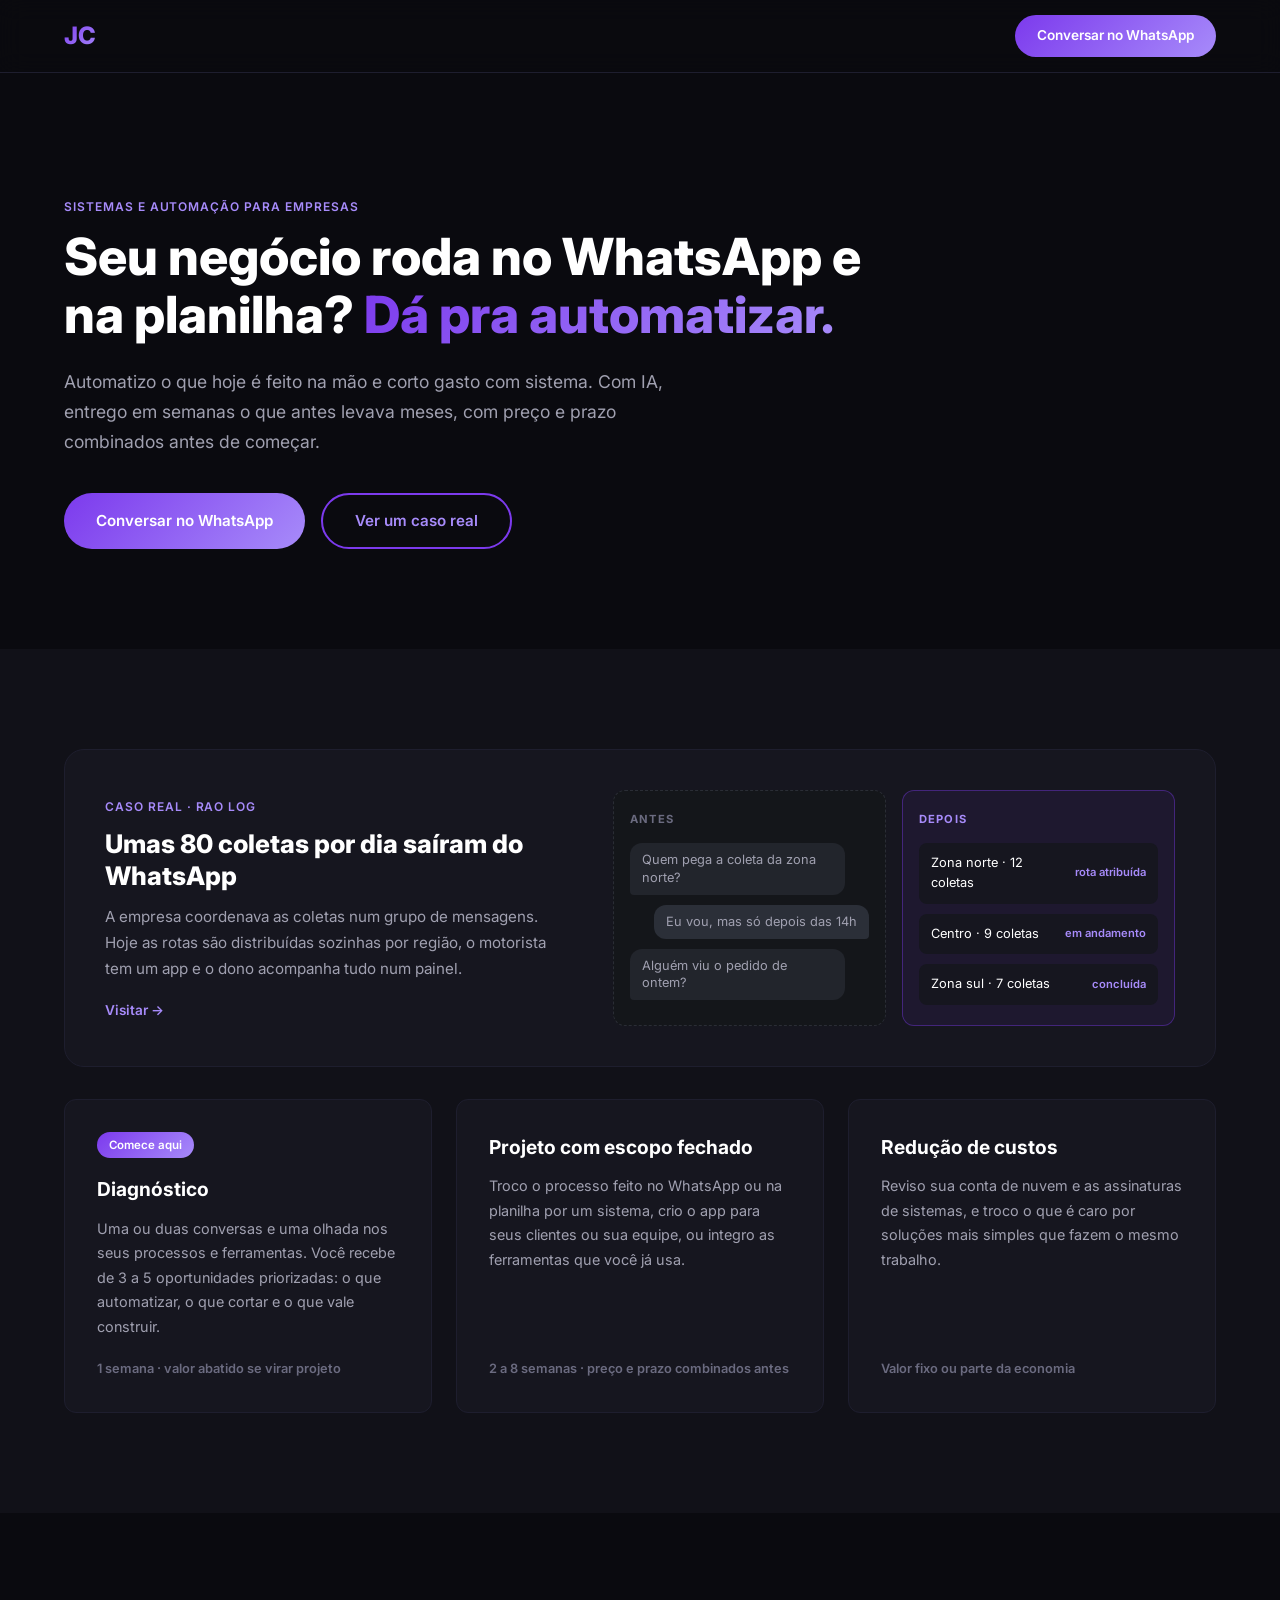
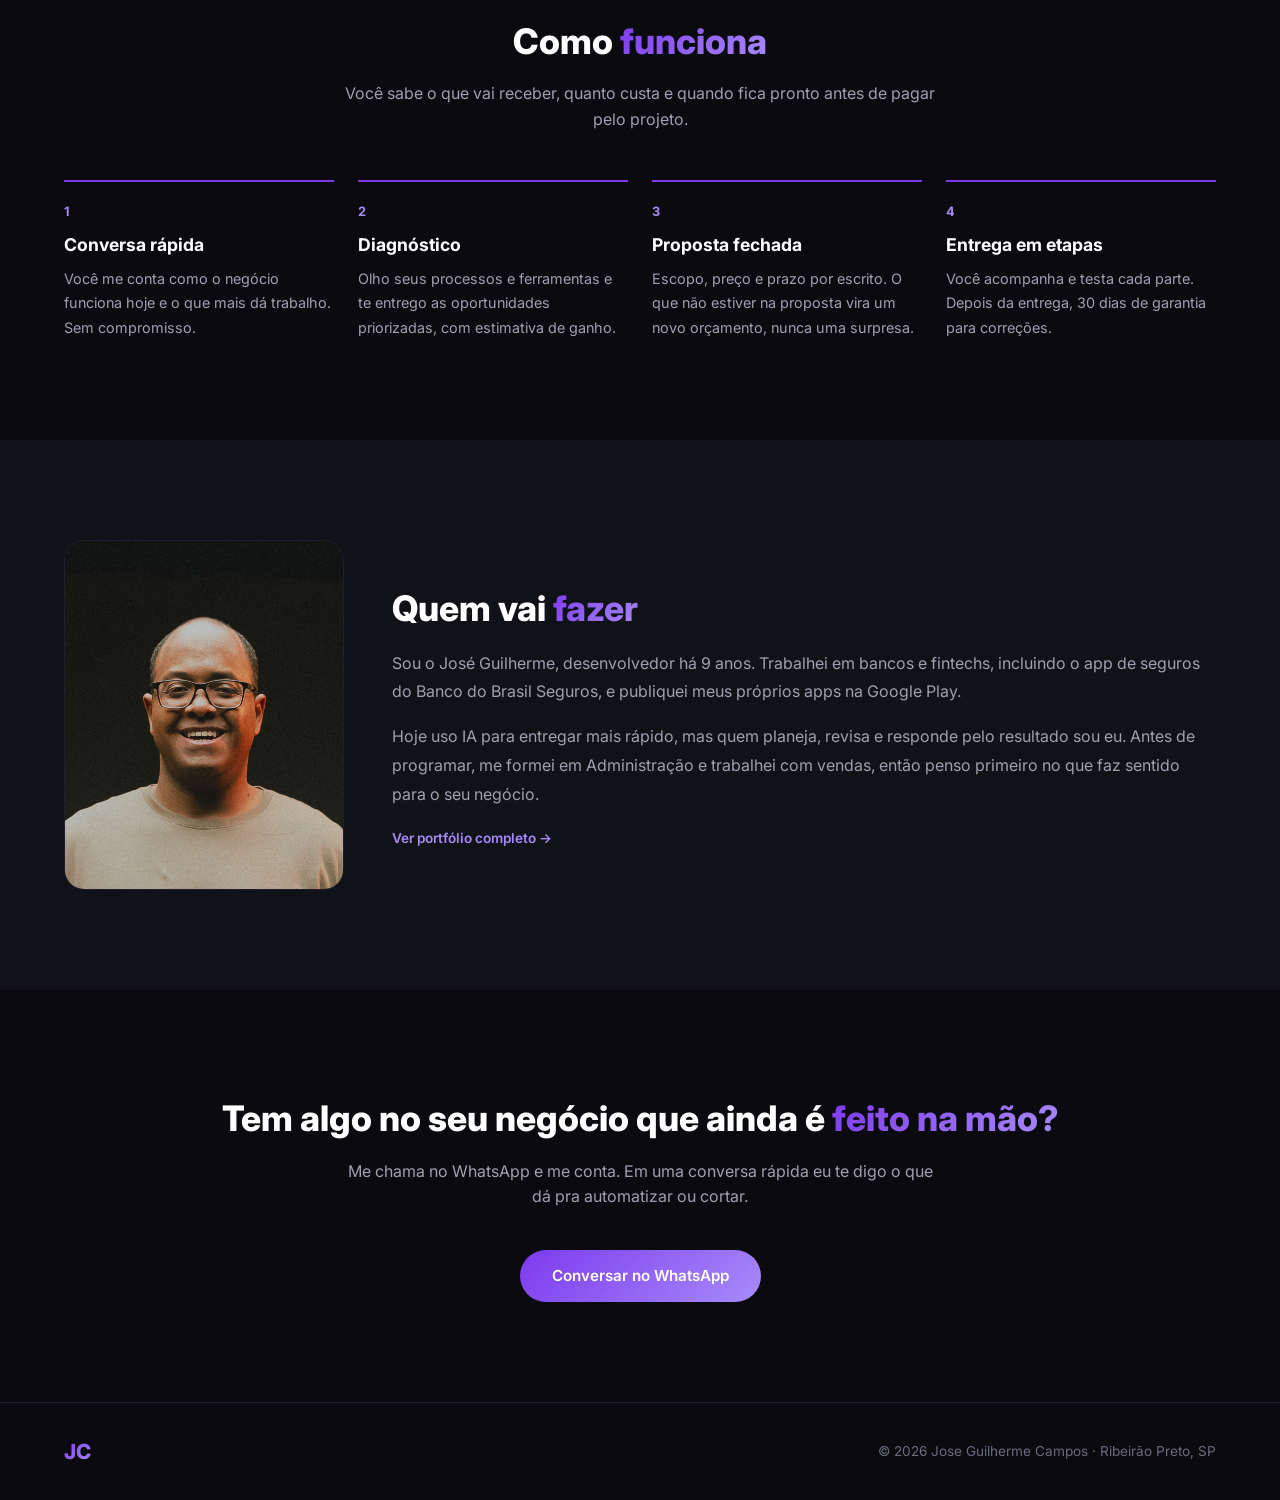
<file: empresas.html>
<!DOCTYPE html>
<html lang="pt-BR">
<head>
  <meta charset="UTF-8">
  <meta name="viewport" content="width=device-width, initial-scale=1.0">
  <title>Sistemas e automação para empresas - Jose Guilherme Campos</title>
  <meta name="description" content="Automatizo o que hoje é feito na mão, no WhatsApp ou na planilha, e corto gasto com sistema. Com IA, entrego em semanas o que antes levava meses.">
  <meta property="og:type" content="website">
  <meta property="og:title" content="Seu negócio roda no WhatsApp e na planilha? Dá pra automatizar.">
  <meta property="og:description" content="Sistemas sob medida, automação e redução de custos com software. Diagnóstico rápido e projeto com preço fechado.">
  <meta property="og:image" content="https://zecampos.github.io/assets/img/profile.jpg">
  <meta property="og:url" content="https://zecampos.github.io/empresas.html">
  <link rel="preconnect" href="https://fonts.googleapis.com">
  <link rel="preconnect" href="https://fonts.gstatic.com" crossorigin>
  <link href="https://fonts.googleapis.com/css2?family=Inter:wght@400;500;600;700;800&display=swap" rel="stylesheet">
  <link rel="stylesheet" href="assets/css/style.css">
</head>
<body>
  <header class="biz-header">
    <div class="container biz-header__container">
      <a href="index.html" class="header__logo">JC</a>
      <a href="https://wa.me/5516988020195?text=Oi%20Jos%C3%A9%2C%20vi%20sua%20p%C3%A1gina%20e%20quero%20conversar%20sobre%20minha%20empresa." target="_blank" rel="noopener" class="btn btn--primary biz-header__cta">Conversar no WhatsApp</a>
    </div>
  </header>

  <section class="biz-hero">
    <div class="container">
      <span class="business__eyebrow">Sistemas e automação para empresas</span>
      <h1 class="biz-hero__title">Seu negócio roda no WhatsApp e na planilha? <span class="text-gradient">Dá pra automatizar.</span></h1>
      <p class="biz-hero__text">Automatizo o que hoje é feito na mão e corto gasto com sistema. Com IA, entrego em semanas o que antes levava meses, com preço e prazo combinados antes de começar.</p>
      <div class="biz-hero__actions">
        <a href="https://wa.me/5516988020195?text=Oi%20Jos%C3%A9%2C%20vi%20sua%20p%C3%A1gina%20e%20quero%20conversar%20sobre%20minha%20empresa." target="_blank" rel="noopener" class="btn btn--primary">Conversar no WhatsApp</a>
        <a href="#caso" class="btn btn--outline">Ver um caso real</a>
      </div>
    </div>
  </section>

  <section class="section section--dark" id="caso">
    <div class="container">
      <div class="business__case">
        <div class="business__case-text">
          <span class="business__eyebrow">Caso real · RAO LOG</span>
          <h3 class="business__case-title">Umas 80 coletas por dia saíram do WhatsApp</h3>
          <p class="business__case-desc">A empresa coordenava as coletas num grupo de mensagens. Hoje as rotas são distribuídas sozinhas por região, o motorista tem um app e o dono acompanha tudo num painel.</p>
          <a href="https://raolog.com.br" target="_blank" rel="noopener" class="work-card__link">Visitar &rarr;</a>
        </div>
        <div class="business__compare" aria-hidden="true">
          <div class="business__panel business__panel--before">
            <span class="business__panel-label">Antes</span>
            <p class="business__bubble">Quem pega a coleta da zona norte?</p>
            <p class="business__bubble business__bubble--me">Eu vou, mas só depois das 14h</p>
            <p class="business__bubble">Alguém viu o pedido de ontem?</p>
          </div>
          <div class="business__panel business__panel--after">
            <span class="business__panel-label">Depois</span>
            <div class="business__row"><span>Zona norte · 12 coletas</span><em>rota atribuída</em></div>
            <div class="business__row"><span>Centro · 9 coletas</span><em>em andamento</em></div>
            <div class="business__row"><span>Zona sul · 7 coletas</span><em>concluída</em></div>
          </div>
        </div>
      </div>

      <div class="business__offers">
        <div class="service-card business__offer">
          <span class="business__badge">Comece aqui</span>
          <h3 class="service-card__title">Diagnóstico</h3>
          <p class="service-card__text">Uma ou duas conversas e uma olhada nos seus processos e ferramentas. Você recebe de 3 a 5 oportunidades priorizadas: o que automatizar, o que cortar e o que vale construir.</p>
          <p class="business__meta">1 semana · valor abatido se virar projeto</p>
        </div>
        <div class="service-card business__offer">
          <h3 class="service-card__title">Projeto com escopo fechado</h3>
          <p class="service-card__text">Troco o processo feito no WhatsApp ou na planilha por um sistema, crio o app para seus clientes ou sua equipe, ou integro as ferramentas que você já usa.</p>
          <p class="business__meta">2 a 8 semanas · preço e prazo combinados antes</p>
        </div>
        <div class="service-card business__offer">
          <h3 class="service-card__title">Redução de custos</h3>
          <p class="service-card__text">Reviso sua conta de nuvem e as assinaturas de sistemas, e troco o que é caro por soluções mais simples que fazem o mesmo trabalho.</p>
          <p class="business__meta">Valor fixo ou parte da economia</p>
        </div>
      </div>
    </div>
  </section>

  <section class="section">
    <div class="container">
      <h2 class="section__title">Como <span class="text-gradient">funciona</span></h2>
      <p class="section__subtitle">Você sabe o que vai receber, quanto custa e quando fica pronto antes de pagar pelo projeto.</p>
      <ol class="biz-steps">
        <li class="biz-steps__item">
          <h3 class="biz-steps__title">Conversa rápida</h3>
          <p class="biz-steps__text">Você me conta como o negócio funciona hoje e o que mais dá trabalho. Sem compromisso.</p>
        </li>
        <li class="biz-steps__item">
          <h3 class="biz-steps__title">Diagnóstico</h3>
          <p class="biz-steps__text">Olho seus processos e ferramentas e te entrego as oportunidades priorizadas, com estimativa de ganho.</p>
        </li>
        <li class="biz-steps__item">
          <h3 class="biz-steps__title">Proposta fechada</h3>
          <p class="biz-steps__text">Escopo, preço e prazo por escrito. O que não estiver na proposta vira um novo orçamento, nunca uma surpresa.</p>
        </li>
        <li class="biz-steps__item">
          <h3 class="biz-steps__title">Entrega em etapas</h3>
          <p class="biz-steps__text">Você acompanha e testa cada parte. Depois da entrega, 30 dias de garantia para correções.</p>
        </li>
      </ol>
    </div>
  </section>

  <section class="section section--dark">
    <div class="container biz-about">
      <img src="assets/img/profile.jpg" alt="Jose Guilherme Campos" class="biz-about__photo" loading="lazy">
      <div>
        <h2 class="section__title section__title--left">Quem vai <span class="text-gradient">fazer</span></h2>
        <p class="biz-about__text">Sou o José Guilherme, desenvolvedor há 9 anos. Trabalhei em bancos e fintechs, incluindo o app de seguros do Banco do Brasil Seguros, e publiquei meus próprios apps na Google Play.</p>
        <p class="biz-about__text">Hoje uso IA para entregar mais rápido, mas quem planeja, revisa e responde pelo resultado sou eu. Antes de programar, me formei em Administração e trabalhei com vendas, então penso primeiro no que faz sentido para o seu negócio.</p>
        <a href="index.html" class="work-card__link">Ver portfólio completo &rarr;</a>
      </div>
    </div>
  </section>

  <section class="section biz-final">
    <div class="container">
      <h2 class="section__title">Tem algo no seu negócio que ainda é <span class="text-gradient">feito na mão?</span></h2>
      <p class="section__subtitle">Me chama no WhatsApp e me conta. Em uma conversa rápida eu te digo o que dá pra automatizar ou cortar.</p>
      <div class="business__cta">
        <a href="https://wa.me/5516988020195?text=Oi%20Jos%C3%A9%2C%20vi%20sua%20p%C3%A1gina%20e%20quero%20conversar%20sobre%20minha%20empresa." target="_blank" rel="noopener" class="btn btn--primary">Conversar no WhatsApp</a>
      </div>
    </div>
  </section>

  <footer class="footer">
    <div class="container footer__container">
      <a href="index.html" class="footer__logo">JC</a>
      <p class="footer__copy">&copy; 2026 Jose Guilherme Campos · Ribeirão Preto, SP</p>
    </div>
  </footer>
</body>
</html>
</file>
<file: assets/css/style.css>
/* ===== Variables ===== */
:root {
  --bg-primary: #0a0a0f;
  --bg-secondary: #111118;
  --bg-card: #16161f;
  --bg-card-hover: #1c1c28;
  --text-primary: #ffffff;
  --text-secondary: #a0a0b0;
  --text-muted: #6b6b80;
  --accent: #7c3aed;
  --accent-light: #a78bfa;
  --accent-dark: #5b21b6;
  --gradient: linear-gradient(135deg, #7c3aed, #a78bfa);
  --border: #1e1e2e;
  --radius: 12px;
  --radius-lg: 20px;
  --transition: 0.3s ease;
  --container: 1200px;
}

/* ===== Reset ===== */
*, *::before, *::after {
  margin: 0;
  padding: 0;
  box-sizing: border-box;
}

html {
  scroll-behavior: smooth;
  scroll-padding-top: 80px;
}

body {
  font-family: 'Inter', -apple-system, BlinkMacSystemFont, sans-serif;
  background-color: var(--bg-primary);
  color: var(--text-primary);
  line-height: 1.6;
  -webkit-font-smoothing: antialiased;
}

a {
  text-decoration: none;
  color: inherit;
  transition: color var(--transition);
}

img {
  max-width: 100%;
  display: block;
}

ul { list-style: none; }

.container {
  max-width: var(--container);
  margin: 0 auto;
  padding: 0 24px;
}

.text-gradient {
  background: var(--gradient);
  -webkit-background-clip: text;
  -webkit-text-fill-color: transparent;
  background-clip: text;
}

/* ===== Buttons ===== */
.btn {
  display: inline-flex;
  align-items: center;
  justify-content: center;
  padding: 14px 32px;
  border-radius: 50px;
  font-size: 0.95rem;
  font-weight: 600;
  cursor: pointer;
  transition: all var(--transition);
  border: none;
  font-family: inherit;
}

.btn--primary {
  background: var(--gradient);
  color: #fff;
}

.btn--primary:hover {
  transform: translateY(-2px);
  box-shadow: 0 8px 30px rgba(124, 58, 237, 0.4);
}

.btn--outline {
  border: 2px solid var(--accent);
  color: var(--accent-light);
  background: transparent;
}

.btn--outline:hover {
  background: var(--accent);
  color: #fff;
}

.btn--full {
  width: 100%;
}

/* ===== Header ===== */
.header {
  position: fixed;
  top: 0;
  left: 0;
  right: 0;
  z-index: 100;
  padding: 16px 0;
  transition: all var(--transition);
}

.header--scrolled {
  background: rgba(10, 10, 15, 0.9);
  backdrop-filter: blur(20px);
  border-bottom: 1px solid var(--border);
  padding: 12px 0;
}

.header__container {
  display: flex;
  align-items: center;
  justify-content: space-between;
}

.header__logo {
  font-size: 1.5rem;
  font-weight: 800;
  background: var(--gradient);
  -webkit-background-clip: text;
  -webkit-text-fill-color: transparent;
  background-clip: text;
}

.header__nav {
  display: flex;
  gap: 32px;
}

.header__link {
  font-size: 0.9rem;
  font-weight: 500;
  color: var(--text-secondary);
  position: relative;
}

.header__link:hover,
.header__link.active {
  color: var(--text-primary);
}

.header__link.active::after {
  content: '';
  position: absolute;
  bottom: -4px;
  left: 0;
  right: 0;
  height: 2px;
  background: var(--gradient);
  border-radius: 1px;
}

.header__right {
  display: flex;
  align-items: center;
  gap: 16px;
}

.header__cta {
  padding: 10px 24px;
  font-size: 0.85rem;
}

/* Language Switcher */
.lang-switcher {
  position: relative;
}

.lang-switcher__btn {
  display: flex;
  align-items: center;
  gap: 6px;
  background: var(--bg-card);
  border: 1px solid var(--border);
  border-radius: 50px;
  padding: 8px 14px;
  color: var(--text-secondary);
  font-size: 0.8rem;
  font-weight: 600;
  cursor: pointer;
  transition: all var(--transition);
  font-family: inherit;
}

.lang-switcher__btn:hover {
  border-color: var(--accent);
  color: var(--text-primary);
}

.lang-switcher__dropdown {
  position: absolute;
  top: calc(100% + 8px);
  right: 0;
  background: var(--bg-card);
  border: 1px solid var(--border);
  border-radius: var(--radius);
  padding: 6px;
  min-width: 160px;
  opacity: 0;
  visibility: hidden;
  transform: translateY(-8px);
  transition: all 0.2s ease;
  z-index: 200;
}

.lang-switcher__dropdown.open {
  opacity: 1;
  visibility: visible;
  transform: translateY(0);
}

.lang-switcher__option {
  display: flex;
  align-items: center;
  gap: 10px;
  width: 100%;
  padding: 10px 14px;
  background: none;
  border: none;
  border-radius: 8px;
  color: var(--text-secondary);
  font-size: 0.85rem;
  font-weight: 500;
  cursor: pointer;
  transition: all var(--transition);
  font-family: inherit;
}

.lang-switcher__option:hover {
  background: rgba(124, 58, 237, 0.1);
  color: var(--text-primary);
}

.lang-switcher__option.active {
  background: rgba(124, 58, 237, 0.15);
  color: var(--accent-light);
}

.lang-switcher__flag {
  font-size: 1.1rem;
}

.header__menu-btn {
  display: none;
  flex-direction: column;
  gap: 5px;
  background: none;
  border: none;
  cursor: pointer;
  padding: 4px;
}

.header__menu-btn span {
  width: 24px;
  height: 2px;
  background: var(--text-primary);
  border-radius: 2px;
  transition: all var(--transition);
}

/* ===== Hero ===== */
.hero {
  padding: 140px 0 80px;
  min-height: 100vh;
  display: flex;
  flex-direction: column;
  justify-content: center;
  position: relative;
  overflow: hidden;
}

/* Animated background blobs */
.hero__bg {
  position: absolute;
  inset: 0;
  z-index: 0;
  overflow: hidden;
  pointer-events: none;
}

.hero__blob {
  position: absolute;
  border-radius: 50%;
  filter: blur(120px);
  opacity: 0.35;
}

.hero__blob--1 {
  width: 500px;
  height: 500px;
  background: var(--accent-dark);
  top: -10%;
  right: 10%;
  animation: blobFloat1 8s ease-in-out infinite;
}

.hero__blob--2 {
  width: 350px;
  height: 350px;
  background: #6d28d9;
  bottom: 10%;
  left: -5%;
  animation: blobFloat2 10s ease-in-out infinite;
}

.hero__blob--3 {
  width: 250px;
  height: 250px;
  background: var(--accent);
  top: 40%;
  right: 30%;
  animation: blobFloat3 12s ease-in-out infinite;
}

@keyframes blobFloat1 {
  0%, 100% { transform: translate(0, 0) scale(1); }
  33% { transform: translate(40px, 60px) scale(1.1); }
  66% { transform: translate(-30px, 30px) scale(0.95); }
}

@keyframes blobFloat2 {
  0%, 100% { transform: translate(0, 0) scale(1); }
  33% { transform: translate(50px, -40px) scale(1.05); }
  66% { transform: translate(-20px, -60px) scale(1.1); }
}

@keyframes blobFloat3 {
  0%, 100% { transform: translate(0, 0) scale(1); }
  33% { transform: translate(-60px, 30px) scale(1.15); }
  66% { transform: translate(40px, -50px) scale(0.9); }
}

.hero__container {
  display: grid;
  grid-template-columns: 1fr 1fr;
  align-items: center;
  gap: 60px;
  position: relative;
  z-index: 1;
}

.hero__greeting {
  font-size: 1.1rem;
  color: var(--accent-light);
  margin-bottom: 12px;
  font-weight: 500;
  min-height: 1.8em;
}

/* Typing cursor */
.hero__cursor {
  display: inline-block;
  color: var(--accent-light);
  animation: blink 0.7s step-end infinite;
  font-weight: 300;
  margin-left: 2px;
}

@keyframes blink {
  0%, 100% { opacity: 1; }
  50% { opacity: 0; }
}

.hero__title {
  font-size: 3.5rem;
  font-weight: 800;
  line-height: 1.15;
  margin-bottom: 24px;
}

.hero__description {
  font-size: 1.05rem;
  color: var(--text-secondary);
  max-width: 500px;
  margin-bottom: 36px;
  line-height: 1.7;
}

.hero__actions {
  display: flex;
  gap: 16px;
}

.hero__image {
  display: flex;
  justify-content: center;
  position: relative;
}

.hero__image-frame {
  position: relative;
  width: 400px;
  height: 480px;
}

/* Decorative corner brackets */
.hero__frame-corner {
  position: absolute;
  width: 60px;
  height: 60px;
  border-color: rgba(124, 58, 237, 0.4);
  border-style: solid;
  border-width: 0;
  z-index: 2;
  transition: border-color 0.4s ease;
}

.hero__image-frame:hover .hero__frame-corner {
  border-color: rgba(124, 58, 237, 0.8);
}

.hero__frame-corner--tl {
  top: -12px;
  left: -12px;
  border-top-width: 3px;
  border-left-width: 3px;
  border-top-left-radius: 12px;
}

.hero__frame-corner--tr {
  top: -12px;
  right: -12px;
  border-top-width: 3px;
  border-right-width: 3px;
  border-top-right-radius: 12px;
}

.hero__frame-corner--bl {
  bottom: -12px;
  left: -12px;
  border-bottom-width: 3px;
  border-left-width: 3px;
  border-bottom-left-radius: 12px;
}

.hero__frame-corner--br {
  bottom: -12px;
  right: -12px;
  border-bottom-width: 3px;
  border-right-width: 3px;
  border-bottom-right-radius: 12px;
}

/* Glow behind photo */
.hero__image-frame::before {
  content: '';
  position: absolute;
  top: 50%;
  left: 50%;
  transform: translate(-50%, -50%);
  width: 80%;
  height: 80%;
  background: radial-gradient(circle, rgba(124, 58, 237, 0.3) 0%, transparent 70%);
  border-radius: 50%;
  filter: blur(40px);
  z-index: 0;
  animation: pulseGlow 4s ease-in-out infinite;
}

@keyframes pulseGlow {
  0%, 100% { opacity: 0.5; transform: translate(-50%, -50%) scale(1); }
  50% { opacity: 0.8; transform: translate(-50%, -50%) scale(1.1); }
}

.hero__image-wrapper {
  width: 100%;
  height: 100%;
  border-radius: var(--radius-lg);
  overflow: hidden;
  position: relative;
  z-index: 1;
  border: 2px solid rgba(124, 58, 237, 0.3);
  background: var(--bg-card);
}

.hero__image-wrapper img {
  width: 100%;
  height: 100%;
  object-fit: cover;
  object-position: center top;
}

/* ===== Stats ===== */
.stats {
  display: grid;
  grid-template-columns: repeat(4, 1fr);
  gap: 24px;
  margin-top: 60px;
  padding: 40px;
  background: var(--bg-card);
  border-radius: var(--radius-lg);
  border: 1px solid var(--border);
}

.stats__item {
  text-align: center;
}

.stats__number {
  font-size: 2.5rem;
  font-weight: 800;
  background: var(--gradient);
  -webkit-background-clip: text;
  -webkit-text-fill-color: transparent;
  background-clip: text;
}

.stats__plus {
  font-size: 2rem;
  font-weight: 700;
  background: var(--gradient);
  -webkit-background-clip: text;
  -webkit-text-fill-color: transparent;
  background-clip: text;
}

.stats__label {
  font-size: 0.85rem;
  color: var(--text-secondary);
  margin-top: 4px;
}

/* ===== Sections ===== */
.section {
  padding: 100px 0;
}

.section--dark {
  background: var(--bg-secondary);
}

.section__title {
  font-size: 2.2rem;
  font-weight: 800;
  text-align: center;
  margin-bottom: 12px;
}

.section__title--left {
  text-align: left;
}

.section__subtitle {
  text-align: center;
  color: var(--text-secondary);
  max-width: 600px;
  margin: 0 auto 48px;
  font-size: 1rem;
}

/* ===== Services ===== */
.services__grid {
  display: grid;
  grid-template-columns: repeat(2, 1fr);
  gap: 24px;
}

.service-card {
  background: var(--bg-card);
  border: 1px solid var(--border);
  border-radius: var(--radius);
  padding: 32px;
  transition: all var(--transition);
  cursor: default;
}

.service-card:hover,
.service-card--active {
  border-color: var(--accent);
  background: var(--bg-card-hover);
  transform: translateY(-4px);
}

.service-card__icon {
  width: 48px;
  height: 48px;
  background: rgba(124, 58, 237, 0.15);
  border-radius: 12px;
  display: flex;
  align-items: center;
  justify-content: center;
  color: var(--accent-light);
  margin-bottom: 20px;
}

.service-card__title {
  font-size: 1.2rem;
  font-weight: 700;
  margin-bottom: 12px;
}

.service-card__text {
  color: var(--text-secondary);
  font-size: 0.9rem;
  line-height: 1.7;
}

/* ===== Works ===== */
.works__filter {
  display: flex;
  justify-content: center;
  gap: 12px;
  margin-bottom: 40px;
}

.works__filter-btn {
  padding: 8px 24px;
  border-radius: 50px;
  border: 1px solid var(--border);
  background: transparent;
  color: var(--text-secondary);
  font-size: 0.85rem;
  font-weight: 500;
  cursor: pointer;
  transition: all var(--transition);
  font-family: inherit;
}

.works__filter-btn:hover,
.works__filter-btn.active {
  background: var(--accent);
  border-color: var(--accent);
  color: #fff;
}

.works__grid {
  display: grid;
  grid-template-columns: repeat(3, 1fr);
  gap: 24px;
}

.work-card {
  background: var(--bg-card);
  border: 1px solid var(--border);
  border-radius: var(--radius);
  overflow: hidden;
  transition: all var(--transition);
}

.work-card:hover {
  border-color: var(--accent);
  transform: translateY(-4px);
}

.work-card.hidden {
  display: none;
}

.work-card__media {
  position: relative;
  aspect-ratio: 16 / 9;
  background: linear-gradient(135deg, #1c1c28, #0f0f17);
  overflow: hidden;
  border-bottom: 1px solid var(--border);
}

.work-card__media::after {
  content: '';
  position: absolute;
  inset: 0;
  background: linear-gradient(180deg, rgba(10,10,15,0) 50%, rgba(10,10,15,0.6) 100%);
  pointer-events: none;
}

.work-card__media img {
  width: 100%;
  height: 100%;
  object-fit: contain;
  padding: 24px;
  transition: transform var(--transition);
}

.work-card:hover .work-card__media img {
  transform: scale(1.05);
}

.work-card__media--cover img {
  object-fit: cover;
  padding: 0;
}

.work-card__content {
  padding: 28px;
}

.works__group {
  margin-bottom: 64px;
}

.works__group:last-child {
  margin-bottom: 0;
}

.works__group-title {
  font-size: 1.4rem;
  font-weight: 700;
  margin-bottom: 8px;
  display: flex;
  align-items: center;
  gap: 12px;
}

.works__group-title::before {
  content: '';
  width: 4px;
  height: 24px;
  background: var(--gradient);
  border-radius: 2px;
}

.works__group-subtitle {
  color: var(--text-secondary);
  font-size: 0.9rem;
  margin-bottom: 28px;
  margin-left: 16px;
}

.work-card__tag {
  display: inline-block;
  padding: 4px 14px;
  background: rgba(124, 58, 237, 0.15);
  color: var(--accent-light);
  border-radius: 50px;
  font-size: 0.75rem;
  font-weight: 600;
  margin-bottom: 16px;
}

.work-card__title {
  font-size: 1.15rem;
  font-weight: 700;
  margin-bottom: 12px;
}

.work-card__text {
  color: var(--text-secondary);
  font-size: 0.85rem;
  line-height: 1.7;
  margin-bottom: 16px;
}

.work-card__tech {
  display: flex;
  flex-wrap: wrap;
  gap: 8px;
  margin-bottom: 12px;
}

.work-card__tech span {
  padding: 4px 10px;
  background: var(--bg-primary);
  border-radius: 6px;
  font-size: 0.75rem;
  color: var(--text-muted);
  font-weight: 500;
}

.work-card__link {
  display: inline-flex;
  align-items: center;
  gap: 6px;
  color: var(--accent-light);
  font-weight: 600;
  font-size: 0.85rem;
}

.work-card__link:hover {
  color: var(--accent);
}

.work-card__links {
  display: flex;
  flex-wrap: wrap;
  gap: 16px;
  align-items: center;
}

.work-card__link--store {
  padding: 6px 12px;
  border: 1px solid var(--border);
  border-radius: 50px;
  background: var(--bg-primary);
  transition: all var(--transition);
}

.work-card__link--store:hover {
  border-color: var(--accent);
  background: rgba(124, 58, 237, 0.1);
}

/* ===== Timeline ===== */
.timeline__grid {
  display: grid;
  grid-template-columns: 1fr 1fr;
  gap: 60px;
}

.timeline {
  margin-top: 32px;
}

.timeline__item {
  position: relative;
  padding: 24px;
  padding-left: 32px;
  border-left: 2px solid var(--border);
  transition: all var(--transition);
}

.timeline__item:hover {
  border-left-color: var(--accent);
}

.timeline__item::before {
  content: '';
  position: absolute;
  left: -7px;
  top: 28px;
  width: 12px;
  height: 12px;
  background: var(--accent);
  border-radius: 50%;
  border: 3px solid var(--bg-primary);
}

.timeline__date {
  display: inline-block;
  padding: 4px 12px;
  background: rgba(124, 58, 237, 0.15);
  color: var(--accent-light);
  border-radius: 6px;
  font-size: 0.8rem;
  font-weight: 600;
  margin-bottom: 12px;
}

.timeline__title {
  font-size: 1.05rem;
  font-weight: 700;
  margin-bottom: 4px;
}

.timeline__company {
  color: var(--text-secondary);
  font-size: 0.85rem;
}

/* ===== Skills ===== */
.skills__grid {
  display: grid;
  grid-template-columns: repeat(6, 1fr);
  gap: 20px;
}

.skill-card {
  background: var(--bg-card);
  border: 1px solid var(--border);
  border-radius: var(--radius);
  padding: 28px 16px;
  text-align: center;
  transition: all var(--transition);
}

.skill-card:hover {
  border-color: var(--accent);
  transform: translateY(-4px);
}

.skill-card__icon {
  color: var(--accent-light);
  margin-bottom: 12px;
  display: flex;
  justify-content: center;
}

.skill-card__name {
  font-size: 0.85rem;
  font-weight: 600;
  color: var(--text-secondary);
}

/* ===== Contact ===== */
.contact__grid {
  display: grid;
  grid-template-columns: 1fr 1fr;
  gap: 60px;
}

.contact__info {
  display: flex;
  flex-direction: column;
  gap: 28px;
}

.contact__item {
  display: flex;
  align-items: center;
  gap: 20px;
}

.contact__icon {
  width: 56px;
  height: 56px;
  background: var(--bg-card);
  border: 1px solid var(--border);
  border-radius: 12px;
  display: flex;
  align-items: center;
  justify-content: center;
  color: var(--accent-light);
  flex-shrink: 0;
}

.contact__item h3 {
  font-size: 0.85rem;
  color: var(--text-muted);
  font-weight: 500;
  margin-bottom: 4px;
}

.contact__item a,
.contact__item p {
  color: var(--text-primary);
  font-weight: 500;
}

.contact__item a:hover {
  color: var(--accent-light);
}

.contact__form {
  display: flex;
  flex-direction: column;
  gap: 16px;
}

.form__group input,
.form__group textarea {
  width: 100%;
  padding: 16px 20px;
  background: var(--bg-card);
  border: 1px solid var(--border);
  border-radius: var(--radius);
  color: var(--text-primary);
  font-size: 0.9rem;
  font-family: inherit;
  transition: border-color var(--transition);
  outline: none;
}

.form__group input::placeholder,
.form__group textarea::placeholder {
  color: var(--text-muted);
}

.form__group input:focus,
.form__group textarea:focus {
  border-color: var(--accent);
}

.form__group textarea {
  resize: vertical;
  min-height: 120px;
}

/* ===== Footer ===== */
.footer {
  padding: 32px 0;
  border-top: 1px solid var(--border);
}

.footer__container {
  display: flex;
  align-items: center;
  justify-content: space-between;
}

.footer__logo {
  font-size: 1.3rem;
  font-weight: 800;
  background: var(--gradient);
  -webkit-background-clip: text;
  -webkit-text-fill-color: transparent;
  background-clip: text;
}

.footer__copy {
  color: var(--text-muted);
  font-size: 0.85rem;
}

.footer__social {
  display: flex;
  gap: 16px;
}

.footer__social a {
  color: var(--text-secondary);
  transition: color var(--transition);
}

.footer__social a:hover {
  color: var(--accent-light);
}

.business__case {
  display: grid;
  grid-template-columns: 1fr 1.2fr;
  gap: 40px;
  align-items: center;
  background: var(--bg-card);
  border: 1px solid var(--border);
  border-radius: var(--radius-lg);
  padding: 40px;
  margin-bottom: 32px;
}

.business__eyebrow {
  display: inline-block;
  font-size: 0.75rem;
  font-weight: 600;
  letter-spacing: 0.08em;
  text-transform: uppercase;
  color: var(--accent-light);
  margin-bottom: 12px;
}

.business__case-title {
  font-size: 1.6rem;
  font-weight: 800;
  line-height: 1.25;
  margin-bottom: 12px;
}

.business__case-desc {
  color: var(--text-secondary);
  font-size: 0.95rem;
  line-height: 1.7;
  margin-bottom: 16px;
}

.business__compare {
  display: grid;
  grid-template-columns: 1fr 1fr;
  gap: 16px;
}

.business__panel {
  border-radius: var(--radius);
  padding: 20px 16px;
  display: flex;
  flex-direction: column;
  gap: 10px;
  min-height: 220px;
}

.business__panel--before {
  background: #14161a;
  border: 1px dashed #2a2d35;
}

.business__panel--after {
  background: rgba(124, 58, 237, 0.08);
  border: 1px solid rgba(124, 58, 237, 0.4);
}

.business__panel-label {
  font-size: 0.7rem;
  font-weight: 700;
  letter-spacing: 0.1em;
  text-transform: uppercase;
  color: var(--text-muted);
  margin-bottom: 4px;
}

.business__panel--after .business__panel-label {
  color: var(--accent-light);
}

.business__bubble {
  background: #22252c;
  color: var(--text-secondary);
  font-size: 0.8rem;
  line-height: 1.4;
  padding: 8px 12px;
  border-radius: 12px 12px 12px 4px;
  max-width: 90%;
}

.business__bubble--me {
  align-self: flex-end;
  background: #2b2f38;
  border-radius: 12px 12px 4px 12px;
}

.business__row {
  display: flex;
  justify-content: space-between;
  align-items: center;
  gap: 8px;
  background: var(--bg-card);
  border-radius: 8px;
  padding: 10px 12px;
  font-size: 0.8rem;
}

.business__row em {
  font-style: normal;
  font-size: 0.7rem;
  font-weight: 600;
  color: var(--accent-light);
  white-space: nowrap;
}

.business__offers {
  display: grid;
  grid-template-columns: repeat(3, 1fr);
  gap: 24px;
}

.business__offer {
  display: flex;
  flex-direction: column;
}

.business__badge {
  align-self: flex-start;
  font-size: 0.72rem;
  font-weight: 600;
  color: #fff;
  background: var(--gradient);
  padding: 4px 12px;
  border-radius: 50px;
  margin-bottom: 16px;
}

.business__meta {
  margin-top: auto;
  padding-top: 20px;
  font-size: 0.8rem;
  font-weight: 600;
  color: var(--text-muted);
}

.business__cta {
  display: flex;
  justify-content: center;
  margin-top: 40px;
}

.biz-header {
  position: sticky;
  top: 0;
  z-index: 100;
  background: rgba(10, 10, 15, 0.9);
  backdrop-filter: blur(12px);
  border-bottom: 1px solid var(--border);
}

.biz-header__container {
  display: flex;
  align-items: center;
  justify-content: space-between;
  height: 72px;
}

.biz-header__cta {
  padding: 10px 22px;
  font-size: 0.85rem;
}

.biz-hero {
  padding: 120px 0 100px;
}

.biz-hero__title {
  font-size: 3.2rem;
  font-weight: 800;
  line-height: 1.12;
  max-width: 820px;
  margin-bottom: 24px;
}

.biz-hero__text {
  color: var(--text-secondary);
  font-size: 1.1rem;
  line-height: 1.7;
  max-width: 640px;
  margin-bottom: 36px;
}

.biz-hero__actions {
  display: flex;
  flex-wrap: wrap;
  gap: 16px;
}

.biz-steps {
  list-style: none;
  counter-reset: step;
  display: grid;
  grid-template-columns: repeat(4, 1fr);
  gap: 24px;
}

.biz-steps__item {
  counter-increment: step;
  border-top: 2px solid var(--accent);
  padding-top: 20px;
}

.biz-steps__item::before {
  content: counter(step);
  display: block;
  font-size: 0.8rem;
  font-weight: 700;
  color: var(--accent-light);
  margin-bottom: 8px;
}

.biz-steps__title {
  font-size: 1.1rem;
  font-weight: 700;
  margin-bottom: 8px;
}

.biz-steps__text {
  color: var(--text-secondary);
  font-size: 0.9rem;
  line-height: 1.7;
}

.biz-about {
  display: grid;
  grid-template-columns: 280px 1fr;
  gap: 48px;
  align-items: center;
}

.biz-about__photo {
  width: 100%;
  aspect-ratio: 4 / 5;
  object-fit: cover;
  border-radius: var(--radius-lg);
  border: 1px solid var(--border);
}

.biz-about__text {
  color: var(--text-secondary);
  font-size: 1rem;
  line-height: 1.8;
  margin-bottom: 16px;
}

.biz-final .section__subtitle {
  margin-bottom: 0;
}

@media (max-width: 1024px) {
  .business__case {
    grid-template-columns: 1fr;
  }

  .business__offers {
    grid-template-columns: 1fr;
  }

  .biz-steps {
    grid-template-columns: repeat(2, 1fr);
  }

  .biz-hero__title {
    font-size: 2.4rem;
  }
}

@media (max-width: 480px) {
  .business__case {
    padding: 24px 20px;
  }

  .business__compare {
    grid-template-columns: 1fr;
  }

  .business__panel {
    min-height: 0;
  }

  .biz-header__cta {
    display: none;
  }

  .biz-hero {
    padding: 72px 0 64px;
  }

  .biz-hero__title {
    font-size: 2rem;
  }

  .biz-steps {
    grid-template-columns: 1fr;
  }

  .biz-about {
    grid-template-columns: 1fr;
    gap: 32px;
  }

  .biz-about__photo {
    max-width: 240px;
  }
}

/* ===== Animations ===== */
.fade-in {
  opacity: 0;
  transform: translateY(30px);
  transition: opacity 0.6s ease, transform 0.6s ease;
}

.fade-in.visible {
  opacity: 1;
  transform: translateY(0);
}

/* ===== Responsive ===== */
@media (max-width: 1024px) {
  .hero__title {
    font-size: 2.8rem;
  }

  .works__grid {
    grid-template-columns: repeat(2, 1fr);
  }

  .skills__grid {
    grid-template-columns: repeat(4, 1fr);
  }
}

@media (max-width: 768px) {
  .header__nav {
    position: fixed;
    top: 0;
    right: -100%;
    width: 280px;
    height: 100vh;
    background: var(--bg-secondary);
    flex-direction: column;
    padding: 80px 32px 32px;
    gap: 24px;
    transition: right var(--transition);
    border-left: 1px solid var(--border);
  }

  .header__nav.open {
    right: 0;
  }

  .header__cta { display: none; }

  .header__right {
    gap: 8px;
  }

  .lang-switcher__btn svg:first-child {
    display: none;
  }

  .header__menu-btn {
    display: flex;
  }

  .hero {
    padding: 120px 0 60px;
  }

  .hero__container {
    grid-template-columns: 1fr;
    text-align: center;
    gap: 40px;
  }

  .hero__title {
    font-size: 2.2rem;
  }

  .hero__description {
    margin: 0 auto 32px;
  }

  .hero__actions {
    justify-content: center;
  }

  .hero__image-frame {
    width: 280px;
    height: 340px;
  }

  .hero__image {
    order: -1;
  }

  .stats {
    grid-template-columns: repeat(2, 1fr);
    padding: 24px;
    gap: 20px;
  }

  .stats__number {
    font-size: 2rem;
  }

  .services__grid {
    grid-template-columns: 1fr;
  }

  .works__grid {
    grid-template-columns: 1fr;
  }

  .timeline__grid {
    grid-template-columns: 1fr;
    gap: 40px;
  }

  .skills__grid {
    grid-template-columns: repeat(3, 1fr);
  }

  .contact__grid {
    grid-template-columns: 1fr;
    gap: 40px;
  }

  .footer__container {
    flex-direction: column;
    gap: 16px;
    text-align: center;
  }

  .section__title {
    font-size: 1.8rem;
  }

  .works__filter {
    flex-wrap: wrap;
  }
}

@media (max-width: 480px) {
  .hero__title {
    font-size: 1.8rem;
  }

  .hero__actions {
    flex-direction: column;
    align-items: center;
  }

  .skills__grid {
    grid-template-columns: repeat(2, 1fr);
  }
}
</file>
